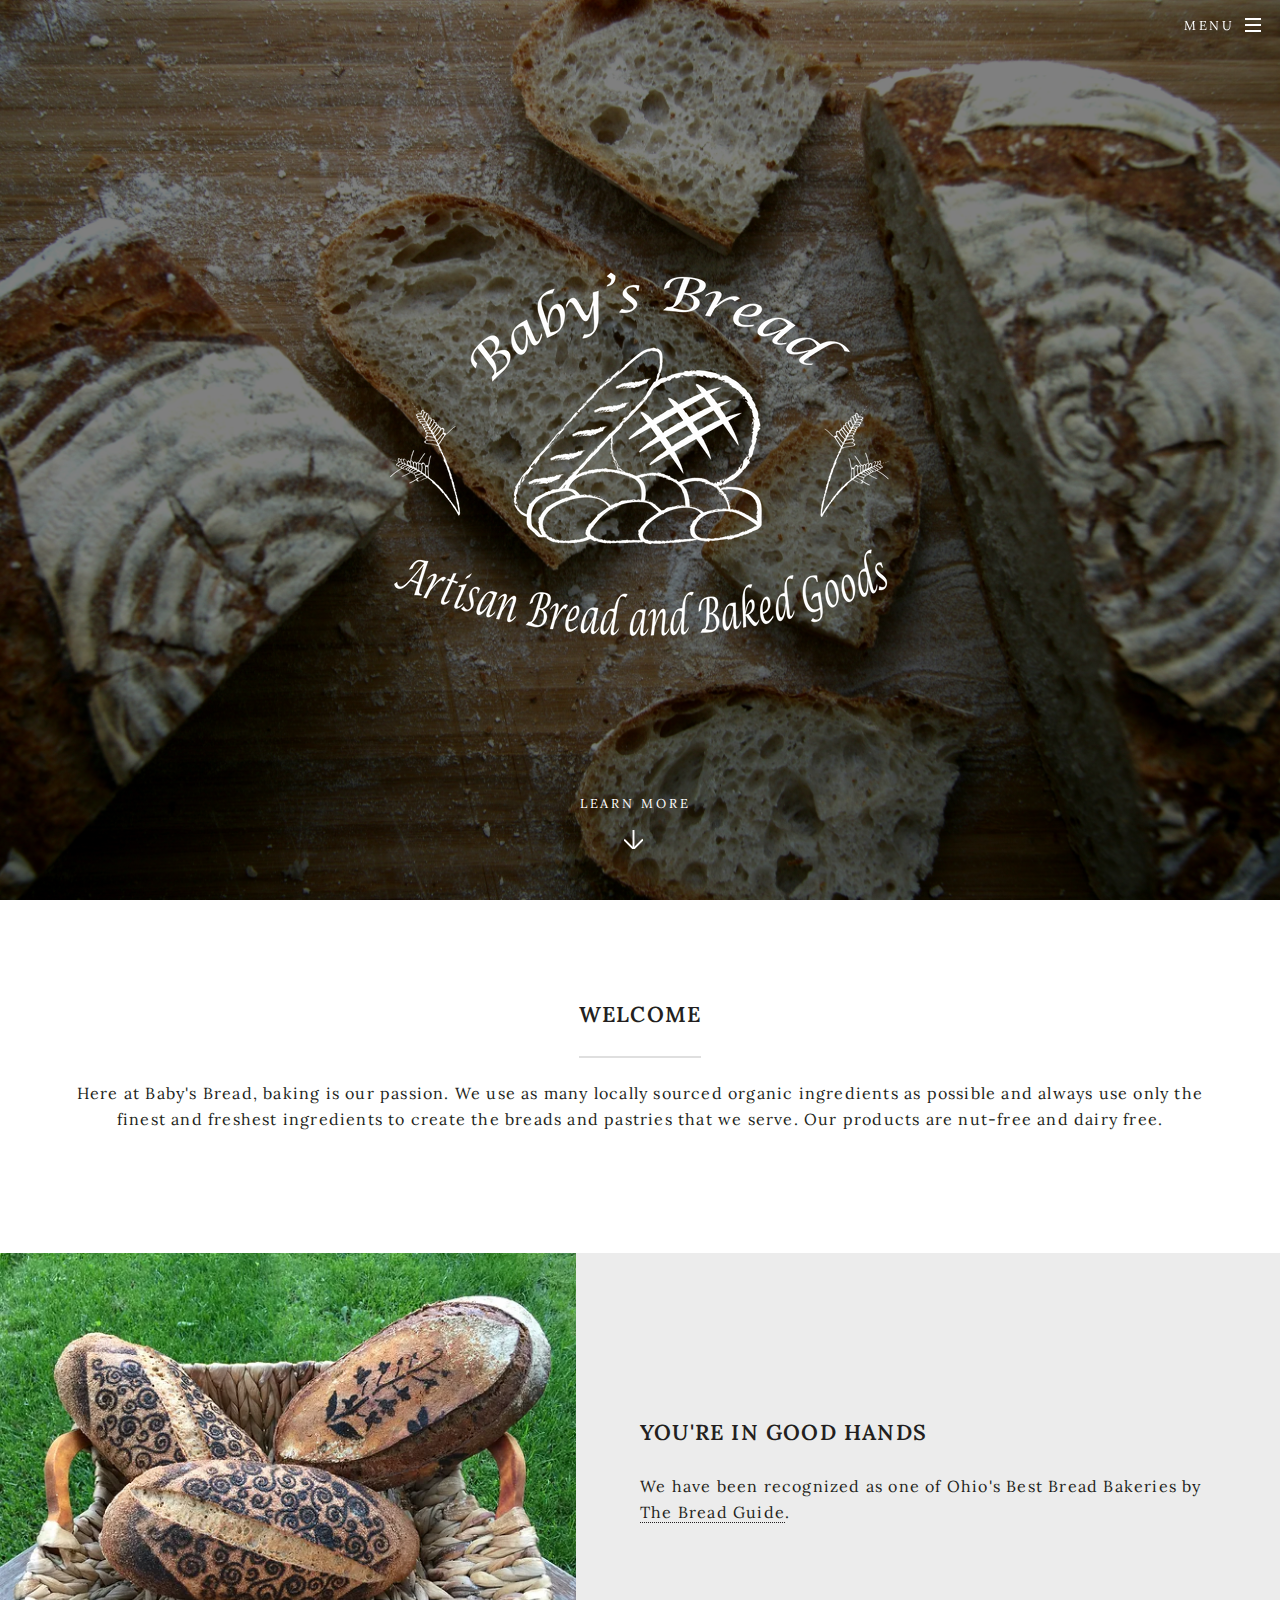
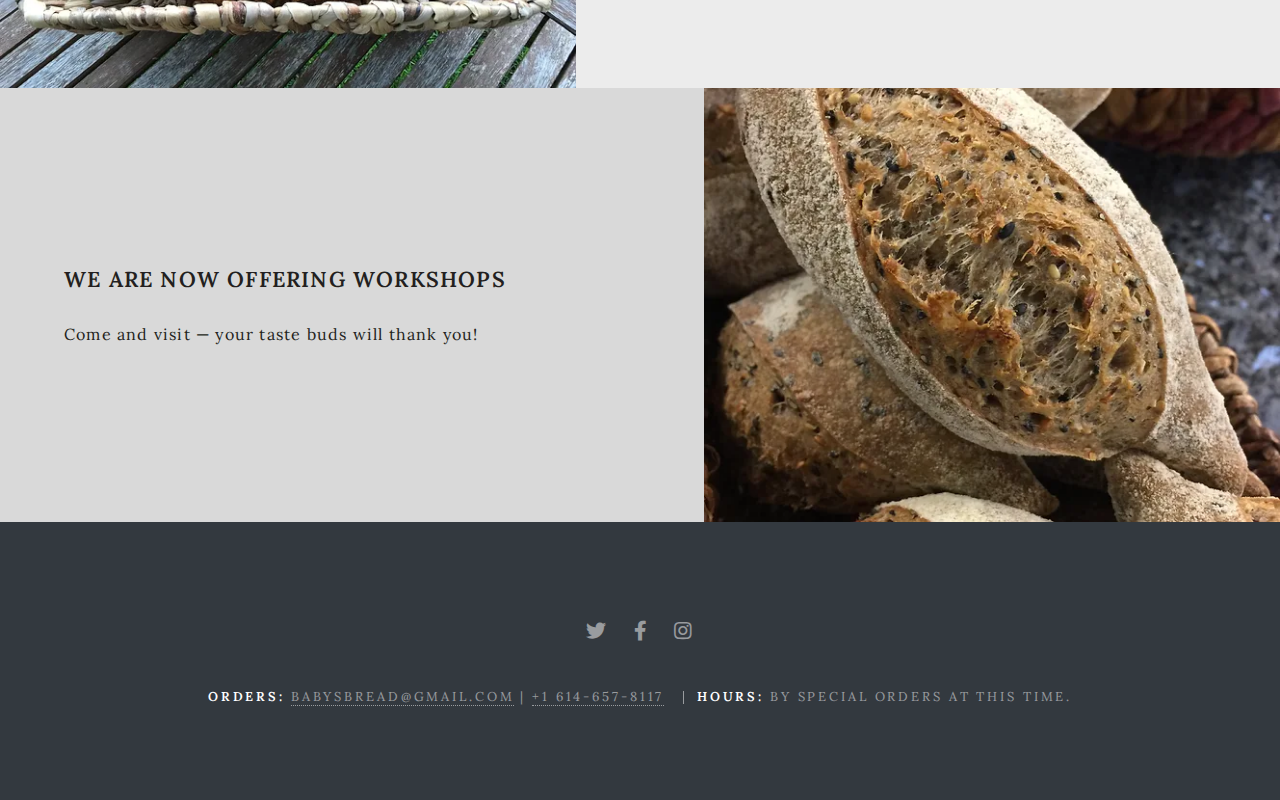
<file: index.html>
<!DOCTYPE HTML>
<html xmlns="http://www.w3.org/1999/xhtml" xmlns:fb="http://ogp.me/ns/fb#">
	<head>
		<title>Baby's Bread Bakery</title>
		<meta charset="utf-8" />
		<meta name="viewport" content="width=device-width, initial-scale=1, user-scalable=no" />
		<meta property="og:image" content="https://babysbread.com/images/bread-basket.webp" />
		<link rel="preconnect" href="https://fonts.googleapis.com">
		<link rel="preconnect" href="https://fonts.gstatic.com" crossorigin>
		<link href="https://fonts.googleapis.com/css2?family=Lora:ital,wght@0,400..700;1,400..700&display=swap" rel="stylesheet">
		<link rel="stylesheet" href="assets/css/main.css" />
		<noscript><link rel="stylesheet" href="assets/css/noscript.css" /></noscript>
	</head>
	<body class="landing is-preload">

		<!-- Page Wrapper -->
			<div id="page-wrapper">

				<!-- Header -->
					<header id="header" class="alt">
						<h1><a href="index.html">Baby's Bread Bakery</a></h1>
						<nav id="nav">
							<ul>
								<li class="special">
									<a href="#menu" class="menuToggle"><span>Menu</span></a>
									<div id="menu">
										<ul>
											<li><a href="index.html">Home</a></li>
											<li><a href="about.html">About</a></li>
											<li><a href="gallery.html">Gallery</a></li>
											<li><a href="contact.html">Contact</a></li>
											<li><a href="faq.html">FAQ</a></li>
										</ul>
									</div>
								</li>
							</ul>
						</nav>
					</header>

				<!-- Banner -->
					<section id="banner">
						<div class="inner">
							<img src="images/babys-bread-logo.webp" style="max-width:100%;height:auto;" alt="Babys Bread Logo" />
						</div>
						<a href="#one" class="more scrolly" style="color:#ffffff">Learn More</a>
					</section>

				<!-- One -->
					<section id="one" class="wrapper style1 special">
						<div class="inner">
							<header class="major">
								<h2>Welcome</h2>
								<p>Here at Baby's Bread, baking is our passion. We use as many locally sourced organic ingredients as possible and always use only the finest and freshest ingredients to create the breads and pastries that we serve. Our products are nut-free and dairy free.</p>
							</header>
						</div>
					</section>

				<!-- Two -->
					<section id="two" class="wrapper alt style2">
						<section class="spotlight">
							<div class="image"><img src="images/bread-basket.webp" alt="" /></div><div class="content">
								<h2>You're in good hands</h2>
								<p>We have been recognized as one of Ohio's Best Bread Bakeries by <a href="https://thebreadguide.com/best-bakeries-in-the-the-usa/">The Bread Guide</a>.</p>
							</div>
						</section>
						<section class="spotlight">
							<div class="image"><img src="images/bread-home-2.webp" alt="" /></div><div class="content">
								<h2>We are now offering workshops</h2>
								<p>Come and visit — your taste buds will thank you!</p>
							</div>
						</section>
					</section>


				<!-- Footer -->
					<footer id="footer">
						<ul class="icons">
							<li><a href="https://twitter.com/babysbread" class="icon brands fa-twitter"><span class="label">Twitter</span></a></li>
							<li><a href="https://www.facebook.com/babysbread" class="icon brands fa-facebook-f"><span class="label">Facebook</span></a></li>
							<li><a href="https://www.instagram.com/babys_bread/" class="icon brands fa-instagram"><span class="label">Instagram</span></a></li>
						</ul>
						<ul class="copyright">
							<li><b>Orders:</b> <a href="mailto:BabysBread@gmail.com">BabysBread@gmail.com</a> | <a href="tel:+16146578117">+1 614-657-8117</a></li>
							<li><b>Hours:</b> By special orders at this time.</li>
						</ul>
					</footer>
			</div>

		<!-- Scripts -->
			<script src="assets/js/jquery.min.js"></script>
			<script src="assets/js/jquery.scrollex.min.js"></script>
			<script src="assets/js/jquery.scrolly.min.js"></script>
			<script src="assets/js/browser.min.js"></script>
			<script src="assets/js/breakpoints.min.js"></script>
			<script src="assets/js/util.js"></script>
			<script src="assets/js/main.js"></script>

	</body>
</html>
</file>
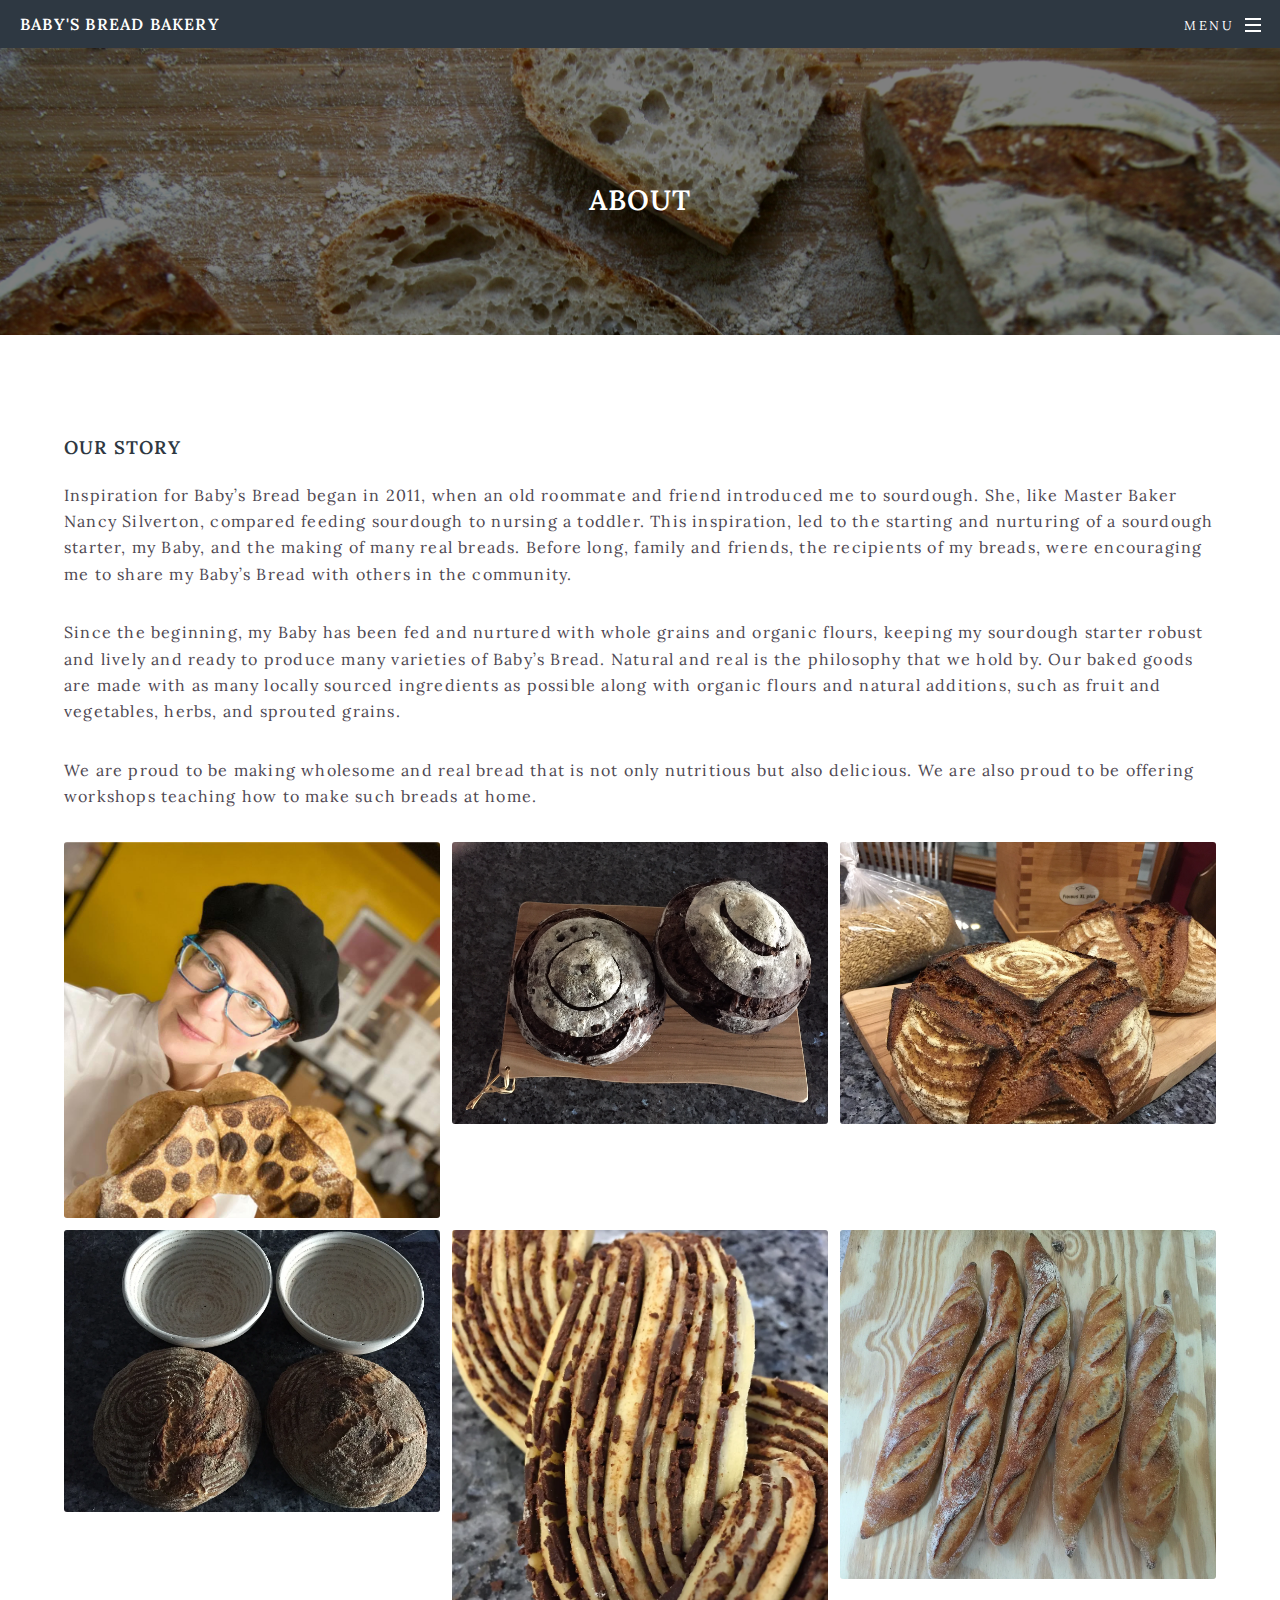
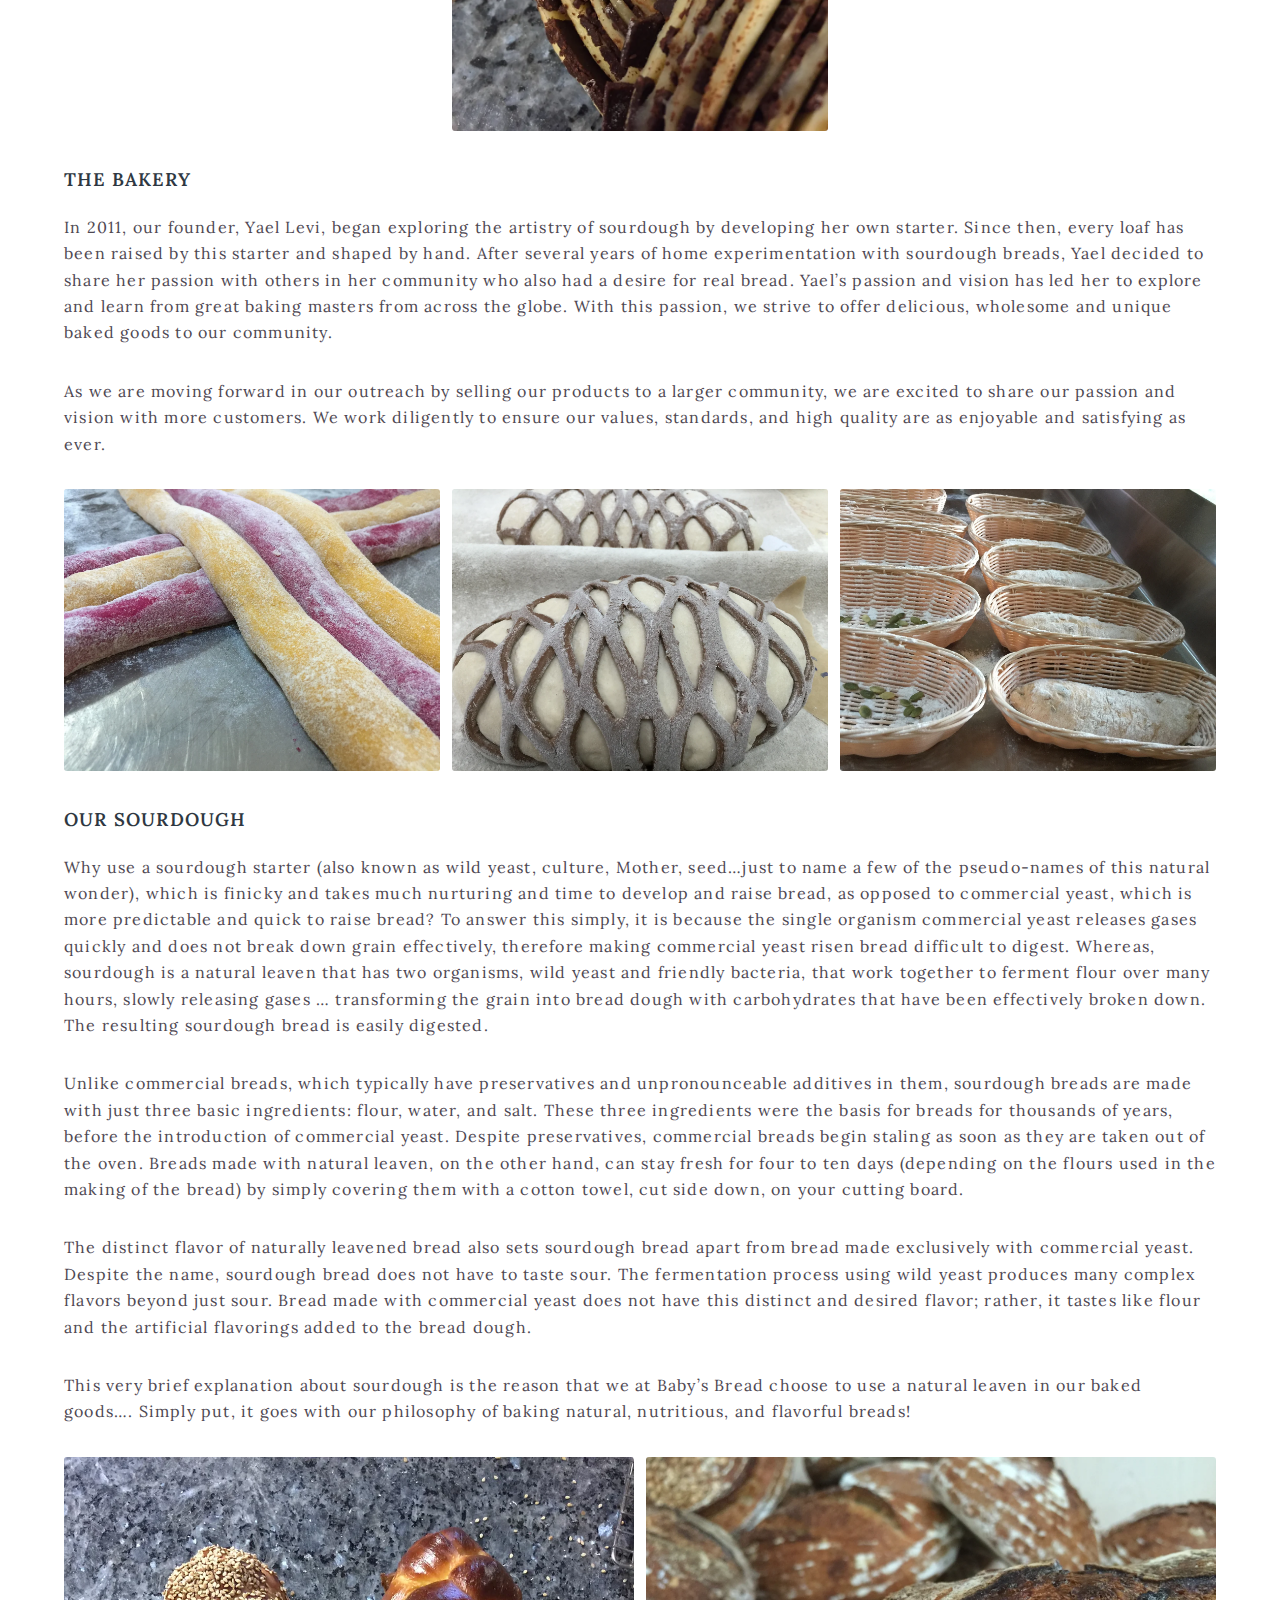
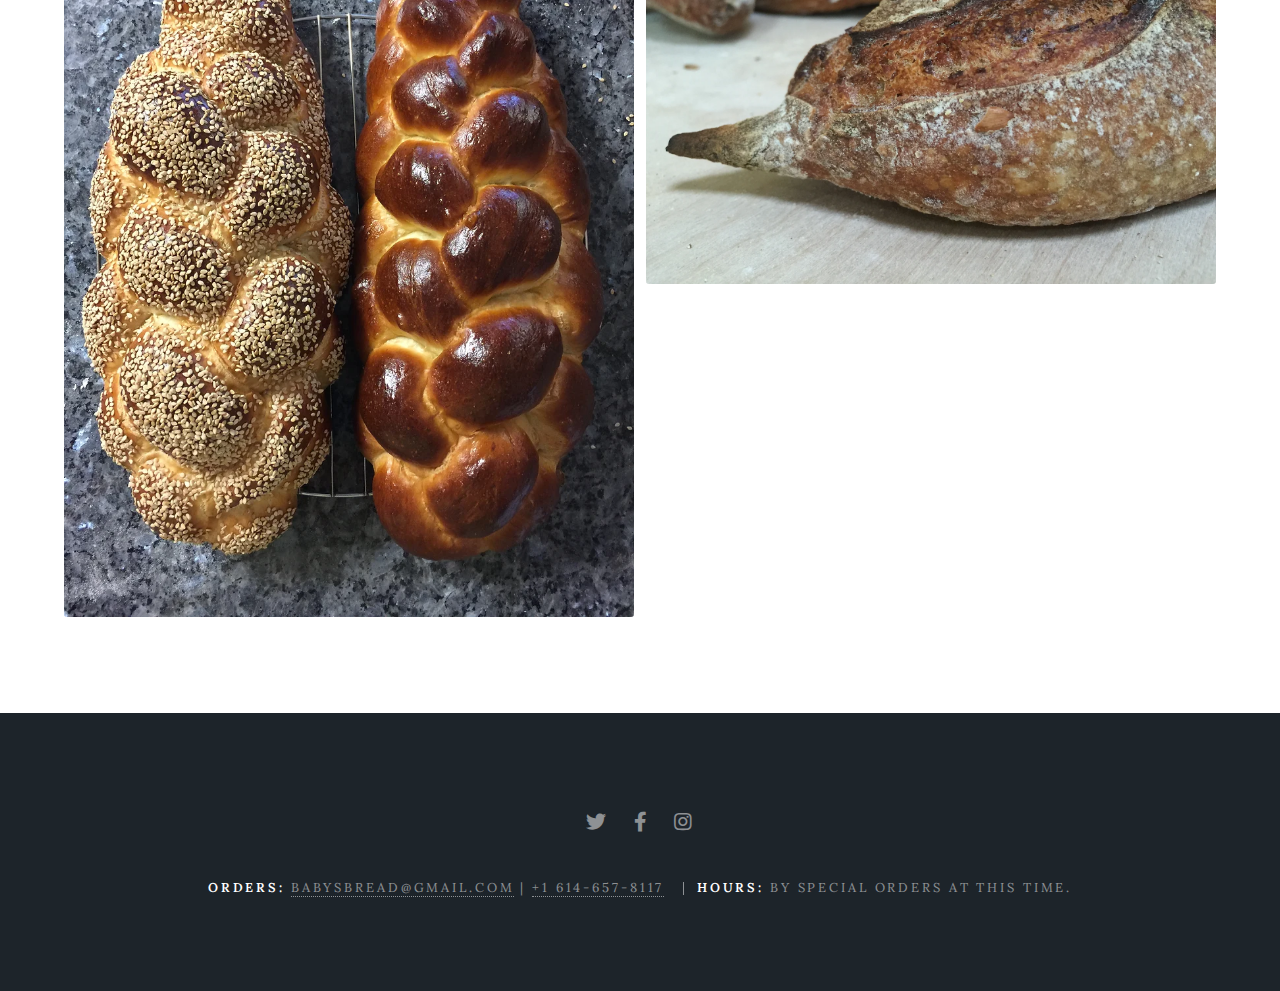
<file: about.html>
<!DOCTYPE HTML>
<!--
	Spectral by HTML5 UP
	html5up.net | @ajlkn
	Free for personal and commercial use under the CCA 3.0 license (html5up.net/license)
-->
<html>
	<head>
		<title>Baby's Bread Bakery - About</title>
		<meta charset="utf-8" />
		<meta name="viewport" content="width=device-width, initial-scale=1, user-scalable=no" />
		<link rel="preconnect" href="https://fonts.googleapis.com">
		<link rel="preconnect" href="https://fonts.gstatic.com" crossorigin>
		<link href="https://fonts.googleapis.com/css2?family=Lora:ital,wght@0,400..700;1,400..700&display=swap" rel="stylesheet">
		<link rel="stylesheet" href="assets/css/main.css" />
		<noscript><link rel="stylesheet" href="assets/css/noscript.css" /></noscript>
	</head>
	<body class="is-preload">

		<!-- Page Wrapper -->
			<div id="page-wrapper">

				<!-- Header -->
					<header id="header">
						<h1><a href="index.html">Baby's Bread Bakery</a></h1>
						<nav id="nav">
							<ul>
								<li class="special">
									<a href="#menu" class="menuToggle"><span>Menu</span></a>
									<div id="menu">
										<ul>
											<li><a href="index.html">Home</a></li>
											<li><a href="about.html">About</a></li>
											<li><a href="gallery.html">Gallery</a></li>
											<li><a href="contact.html">Contact</a></li>
											<li><a href="faq.html">FAQ</a></li>
										</ul>
									</div>
								</li>
							</ul>
						</nav>
					</header>

				<!-- Main -->
					<article id="main">
						<header>
							<h2>About</h2>
						</header>
						<section class="wrapper style5">
							<div class="inner">
                <h3>Our Story</h3>
                <p>
                  Inspiration for Baby’s Bread began in 2011, when an old roommate and friend introduced me to sourdough. She, like Master Baker Nancy Silverton, compared feeding sourdough to nursing a toddler. This inspiration, led to the starting and nurturing of a sourdough starter, my Baby, and the making of many real breads. Before long, family and friends, the recipients of my breads, were encouraging me to share my Baby’s Bread with others in the community.
                </p>
                <p>
                  Since the beginning, my Baby has been fed and nurtured with whole grains and organic flours, keeping my sourdough starter robust and lively and ready to produce many varieties of Baby’s Bread. Natural and real is the philosophy that we hold by. Our baked goods are made with as many locally sourced ingredients as possible along with organic flours and natural additions, such as fruit and vegetables, herbs, and sprouted grains.
                </p>
                <p>
                  We are proud to be making wholesome and real bread that is not only nutritious but also delicious. We are also proud to be offering workshops teaching how to make such breads at home.
                </p>

                <section>
									<div class="box alt">
										<div class="row gtr-50 gtr-uniform">
											<div class="col-4"><span class="image fit"><img src="images/yael.JPG" alt="" /></span></div>
											<div class="col-4"><span class="image fit"><img src="images/about-2.webp" alt="" /></span></div>
											<div class="col-4"><span class="image fit"><img src="images/about-3.webp" alt="" /></span></div>
											<div class="col-4"><span class="image fit"><img src="images/about-4.webp" alt="" /></span></div>
											<div class="col-4"><span class="image fit"><img src="images/about-5.webp" alt="" /></span></div>
											<div class="col-4"><span class="image fit"><img src="images/about-1.webp" alt="" /></span></div>
										</div>
									</div>
								</section>


                <h3>The Bakery</h3>
                <p>In 2011, our founder, Yael Levi, began exploring the artistry of sourdough by developing her own starter. Since then, every loaf has been raised by this starter and shaped by hand. After several years of home experimentation with sourdough breads, Yael decided to share her passion with others in her community who also had a desire for real bread. Yael’s passion and vision has led her to explore and learn from great baking masters from across the globe. With this passion, we strive to offer delicious, wholesome and unique baked goods to our community.</p>
                <p>As we are moving forward in our outreach by selling our products to a larger community, we are excited to share our passion and vision with more customers. We work diligently to ensure our values, standards, and high quality are as enjoyable and satisfying as ever.</p>

                <section>
									<div class="box alt">
										<div class="row gtr-50 gtr-uniform">
											<div class="col-4"><span class="image fit"><img src="images/about-6.webp" alt="" /></span></div>
											<div class="col-4"><span class="image fit"><img src="images/about-7.webp" alt="" /></span></div>
											<div class="col-4"><span class="image fit"><img src="images/about-8.webp" alt="" /></span></div>
										</div>
									</div>
								</section>

                <h3>Our Sourdough</h3>
                <p>
                  Why use a sourdough starter (also known as wild yeast, culture, Mother, seed…just to name a few of the pseudo-names of this natural wonder), which is finicky and takes much nurturing and time to develop and raise bread, as opposed to commercial yeast, which is more predictable and quick to raise bread? To answer this simply, it is because the single organism commercial yeast releases gases quickly and does not break down grain effectively, therefore making commercial yeast risen bread difficult to digest. Whereas, sourdough is a natural leaven that has two organisms, wild yeast and friendly bacteria, that work together to ferment flour over many hours, slowly releasing gases … transforming the grain into bread dough with carbohydrates that have been effectively broken down. The resulting sourdough bread is easily digested.
                </p>

                <p>
                  Unlike commercial breads, which typically have preservatives and unpronounceable additives in them, sourdough breads are made with just three basic ingredients:  flour, water, and salt. These three ingredients were the basis for breads for thousands of years, before the introduction of commercial yeast. Despite preservatives, commercial breads begin staling as soon as they are taken out of the oven. Breads made with natural leaven, on the other hand, can stay fresh for four to ten days (depending on the flours used in the making of the bread) by simply covering them with a cotton towel, cut side down, on your cutting board.
                </p>


                <p>The distinct flavor of naturally leavened bread also sets sourdough bread apart from bread made exclusively with commercial yeast. Despite the name, sourdough bread does not have to taste sour. The fermentation process using wild yeast produces many complex flavors beyond just sour. Bread made with commercial yeast does not have this distinct and desired flavor; rather, it tastes like flour and the artificial flavorings added to the bread dough.</p>

                <p>
                  This very brief explanation about sourdough is the reason that we at Baby’s Bread choose to use a natural leaven in our baked goods…. Simply put, it goes with our philosophy of baking natural, nutritious, and flavorful breads!
                </p>

                <section>
									<div class="box alt">
										<div class="row gtr-50 gtr-uniform">
											<div class="col-6"><span class="image fit"><img src="images/about-9.webp" alt="" /></span></div>
											<div class="col-6"><span class="image fit"><img src="images/about-10.webp" alt="" /></span></div>
										</div>
									</div>
								</section>
							</div>
						</section>
					</article>

				<!-- Footer -->
        <footer id="footer">
          <ul class="icons">
            <li><a href="https://twitter.com/babysbread" class="icon brands fa-twitter"><span class="label">Twitter</span></a></li>
            <li><a href="https://www.facebook.com/babysbread" class="icon brands fa-facebook-f"><span class="label">Facebook</span></a></li>
            <li><a href="https://www.instagram.com/babys_bread/" class="icon brands fa-instagram"><span class="label">Instagram</span></a></li>
          </ul>
          <ul class="copyright">
            <li><b>Orders:</b> <a href="mailto:BabysBread@gmail.com">BabysBread@gmail.com</a> | <a href="tel:+16146578117">+1 614-657-8117</a></li>
            <li><b>Hours:</b> By special orders at this time.</li>
          </ul>
        </footer>
  </div>

		<!-- Scripts -->
			<script src="assets/js/jquery.min.js"></script>
			<script src="assets/js/jquery.scrollex.min.js"></script>
			<script src="assets/js/jquery.scrolly.min.js"></script>
			<script src="assets/js/browser.min.js"></script>
			<script src="assets/js/breakpoints.min.js"></script>
			<script src="assets/js/util.js"></script>
			<script src="assets/js/main.js"></script>

	</body>
</html>
</file>
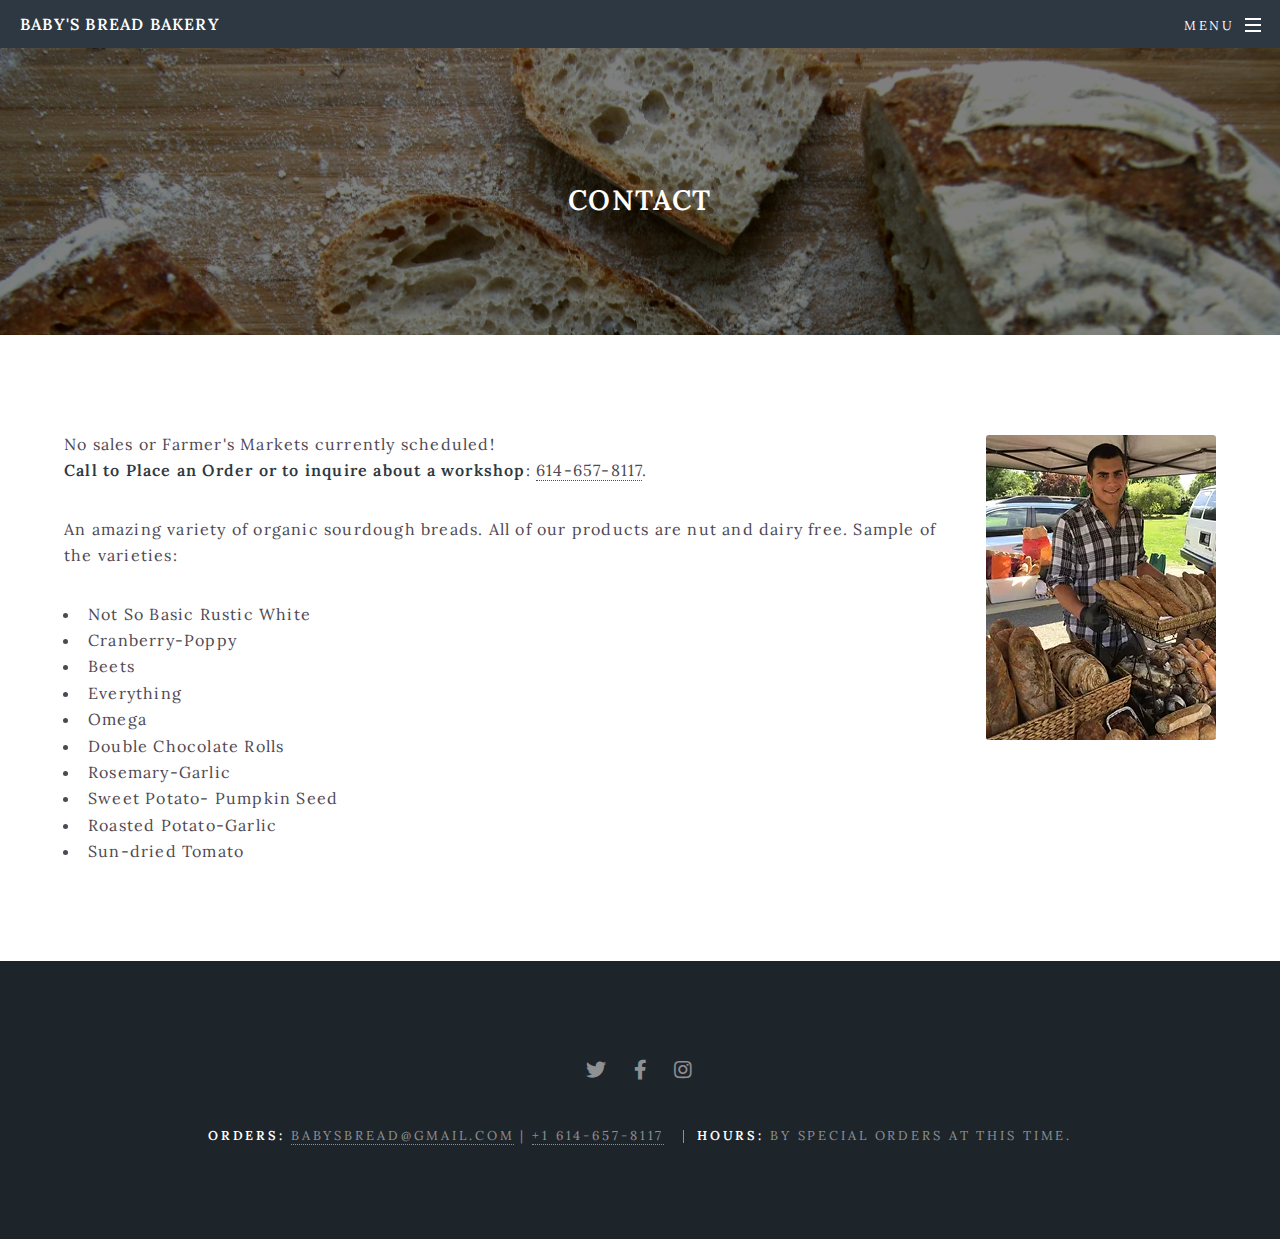
<file: contact.html>
<!DOCTYPE HTML>
<!--
	Spectral by HTML5 UP
	html5up.net | @ajlkn
	Free for personal and commercial use under the CCA 3.0 license (html5up.net/license)
-->
<html>
	<head>
		<title>Baby's Bread Bakery - Contact</title>
		<meta charset="utf-8" />
		<meta name="viewport" content="width=device-width, initial-scale=1, user-scalable=no" />
		<link rel="preconnect" href="https://fonts.googleapis.com">
		<link rel="preconnect" href="https://fonts.gstatic.com" crossorigin>
		<link href="https://fonts.googleapis.com/css2?family=Lora:ital,wght@0,400..700;1,400..700&display=swap" rel="stylesheet">
		<link rel="stylesheet" href="assets/css/main.css" />
		<noscript><link rel="stylesheet" href="assets/css/noscript.css" /></noscript>
	</head>
	<body class="is-preload">

		<!-- Page Wrapper -->
			<div id="page-wrapper">

				<!-- Header -->
					<header id="header">
						<h1><a href="index.html">Baby's Bread Bakery</a></h1>
						<nav id="nav">
							<ul>
								<li class="special">
									<a href="#menu" class="menuToggle"><span>Menu</span></a>
									<div id="menu">
										<ul>
											<li><a href="index.html">Home</a></li>
											<li><a href="about.html">About</a></li>
											<li><a href="gallery.html">Gallery</a></li>
											<li><a href="contact.html">Contact</a></li>
											<li><a href="faq.html">FAQ</a></li>
										</ul>
									</div>
								</li>
							</ul>
						</nav>
					</header>

				<!-- Main -->
					<article id="main">
						<header>
							<h2>Contact</h2>
						</header>
						<section class="wrapper style5">
							<div class="inner">
                <span class="image right"><img src="images/farmers-market.webp" alt="" /></span>
                <p>
                  No sales or Farmer's Markets currently scheduled! <br /><b>Call to Place an Order or to inquire about a workshop</b>: <a href="tel:+16146578117">614-657-8117</a>.
                </p>

                <p>
                  An amazing variety of organic sourdough breads. All of our products are nut and dairy free. Sample of the varieties:

                  <ul>
                    <li>Not So Basic Rustic White</li>
                    <li>Cranberry-Poppy</li>
                    <li>Beets</li>
                    <li>Everything</li>
                    <li>Omega</li>
                    <li>Double Chocolate Rolls</li>
                    <li>Rosemary-Garlic</li>
                    <li>Sweet Potato- Pumpkin Seed</li>
                    <li>Roasted Potato-Garlic</li>
                    <li>Sun-dried Tomato</li>
                  </ul>
                </p>
							</div>
						</section>
					</article>

				<!-- Footer -->
        <footer id="footer">
          <ul class="icons">
            <li><a href="https://twitter.com/babysbread" class="icon brands fa-twitter"><span class="label">Twitter</span></a></li>
            <li><a href="https://www.facebook.com/babysbread" class="icon brands fa-facebook-f"><span class="label">Facebook</span></a></li>
            <li><a href="https://www.instagram.com/babys_bread/" class="icon brands fa-instagram"><span class="label">Instagram</span></a></li>
          </ul>
          <ul class="copyright">
            <li><b>Orders:</b> <a href="mailto:BabysBread@gmail.com">BabysBread@gmail.com</a> | <a href="tel:+16146578117">+1 614-657-8117</a></li>
            <li><b>Hours:</b> By special orders at this time.</li>
          </ul>
        </footer>
  </div>

		<!-- Scripts -->
			<script src="assets/js/jquery.min.js"></script>
			<script src="assets/js/jquery.scrollex.min.js"></script>
			<script src="assets/js/jquery.scrolly.min.js"></script>
			<script src="assets/js/browser.min.js"></script>
			<script src="assets/js/breakpoints.min.js"></script>
			<script src="assets/js/util.js"></script>
			<script src="assets/js/main.js"></script>

	</body>
</html>
</file>
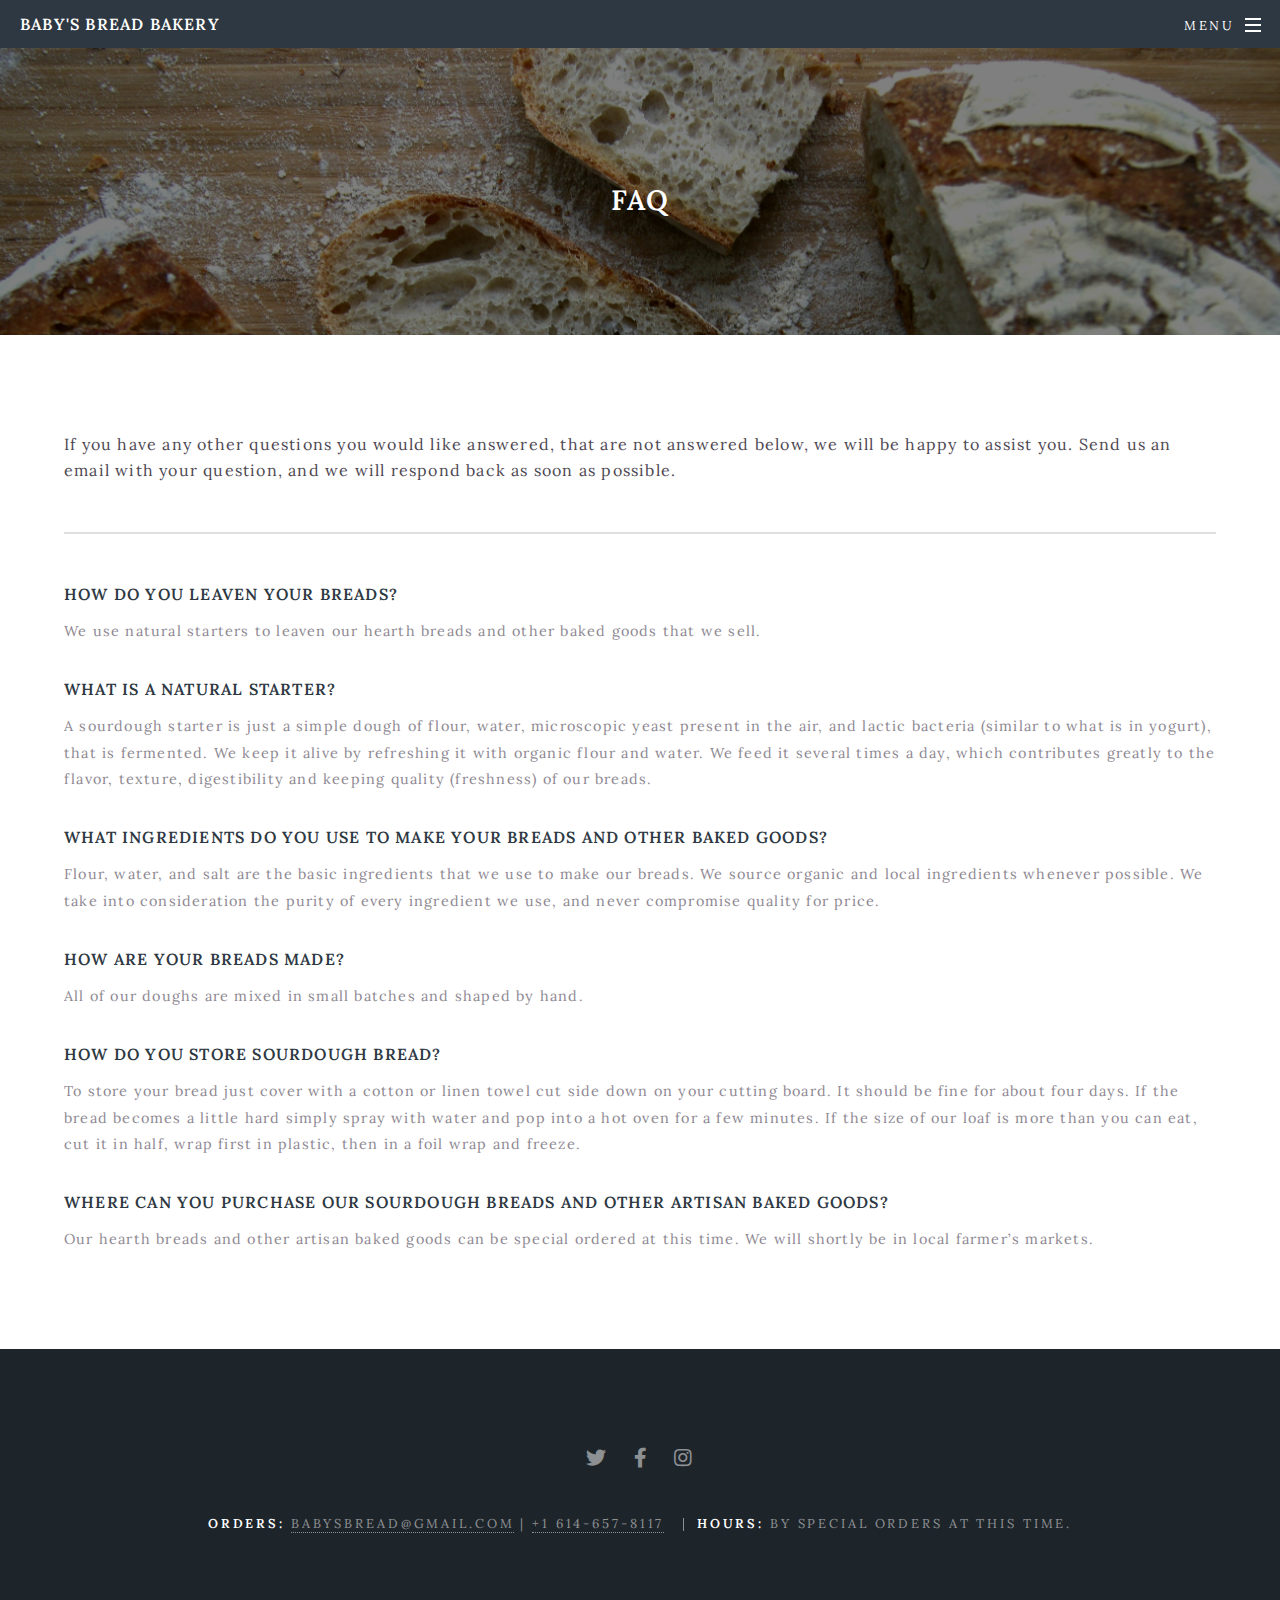
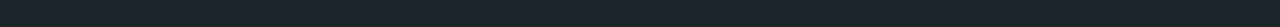
<file: faq.html>
<!DOCTYPE HTML>
<!--
	Spectral by HTML5 UP
	html5up.net | @ajlkn
	Free for personal and commercial use under the CCA 3.0 license (html5up.net/license)
-->
<html>
	<head>
		<title>Baby's Bread Bakery - FAQ</title>
		<meta charset="utf-8" />
		<meta name="viewport" content="width=device-width, initial-scale=1, user-scalable=no" />
		<link rel="preconnect" href="https://fonts.googleapis.com">
		<link rel="preconnect" href="https://fonts.gstatic.com" crossorigin>
		<link href="https://fonts.googleapis.com/css2?family=Lora:ital,wght@0,400..700;1,400..700&display=swap" rel="stylesheet">
		<link rel="stylesheet" href="assets/css/main.css" />
		<noscript><link rel="stylesheet" href="assets/css/noscript.css" /></noscript>
	</head>
	<body class="is-preload">

		<!-- Page Wrapper -->
			<div id="page-wrapper">

				<!-- Header -->
					<header id="header">
						<h1><a href="index.html">Baby's Bread Bakery</a></h1>
						<nav id="nav">
							<ul>
								<li class="special">
									<a href="#menu" class="menuToggle"><span>Menu</span></a>
									<div id="menu">
										<ul>
											<li><a href="index.html">Home</a></li>
											<li><a href="about.html">About</a></li>
                      <li><a href="gallery.html">Gallery</a></li>
											<li><a href="contact.html">Contact</a></li>
											<li><a href="faq.html">FAQ</a></li>
										</ul>
									</div>
								</li>
							</ul>
						</nav>
					</header>

				<!-- Main -->
        <article id="main">
          <header>
            <h2>FAQ</h2>
          </header>
          <section class="wrapper style5">
            <div class="inner">
              <section>
                <p>If you have any other questions you would like answered, that are not answered below, we will be happy to assist you. Send us an email with your question, and we will respond back as soon as possible.</p>
                <hr />
                <header>
                  <h4>How do you leaven your breads?</h4>
                  <p>We use natural starters to leaven our hearth breads and other baked goods that we sell.</p>
                </header>
                <header>
                  <h4>What is a natural starter?</h4>
                  <p>A sourdough starter is just a simple dough of flour, water, microscopic yeast present in the air, and lactic bacteria (similar to what is in yogurt), that is fermented. We keep it alive by refreshing it with organic flour and water. We feed it several times a day, which contributes greatly to the flavor, texture, digestibility and keeping quality (freshness) of our breads.</p>
                </header>
                <header>
                  <h4>What ingredients do you use to make your breads and other baked goods?</h4>
                  <p>Flour, water, and salt are the basic ingredients that we use to make our breads. We source organic and local ingredients whenever possible. We take into consideration the purity of every ingredient we use, and never compromise quality for price.</p>
                </header>
                <header>
                  <h4>How are your breads made?</h4>
                  <p>All of our doughs are mixed in small batches and shaped by hand.</p>
                </header>
                <header>
                  <h4>How do you store sourdough bread?</h4>
                  <p>To store your bread just cover with a cotton or linen towel cut side down on your cutting board. It should be fine for about four days. If the bread becomes a little hard simply spray with water and pop into a hot oven for a few minutes. If the size of our loaf is more than you can eat, cut it in half, wrap first in plastic, then in a foil wrap and freeze.</p>
                </header>
                <header>
                  <h4>Where can you purchase our sourdough breads and other artisan baked goods?</h4>
                  <p>Our hearth breads and other artisan baked goods can be special ordered at this time. We will shortly be in local farmer’s markets.</p>
                </header>
              </section>
            </div>
          </section>
        </article>

				<!-- Footer -->
        <footer id="footer">
          <ul class="icons">
            <li><a href="https://twitter.com/babysbread" class="icon brands fa-twitter"><span class="label">Twitter</span></a></li>
            <li><a href="https://www.facebook.com/babysbread" class="icon brands fa-facebook-f"><span class="label">Facebook</span></a></li>
            <li><a href="https://www.instagram.com/babys_bread/" class="icon brands fa-instagram"><span class="label">Instagram</span></a></li>
          </ul>
          <ul class="copyright">
            <li><b>Orders:</b> <a href="mailto:BabysBread@gmail.com">BabysBread@gmail.com</a> | <a href="tel:+16146578117">+1 614-657-8117</a></li>
            <li><b>Hours:</b> By special orders at this time.</li>
          </ul>
        </footer>
  </div>

		<!-- Scripts -->
			<script src="assets/js/jquery.min.js"></script>
			<script src="assets/js/jquery.scrollex.min.js"></script>
			<script src="assets/js/jquery.scrolly.min.js"></script>
			<script src="assets/js/browser.min.js"></script>
			<script src="assets/js/breakpoints.min.js"></script>
			<script src="assets/js/util.js"></script>
			<script src="assets/js/main.js"></script>

	</body>
</html>
</file>
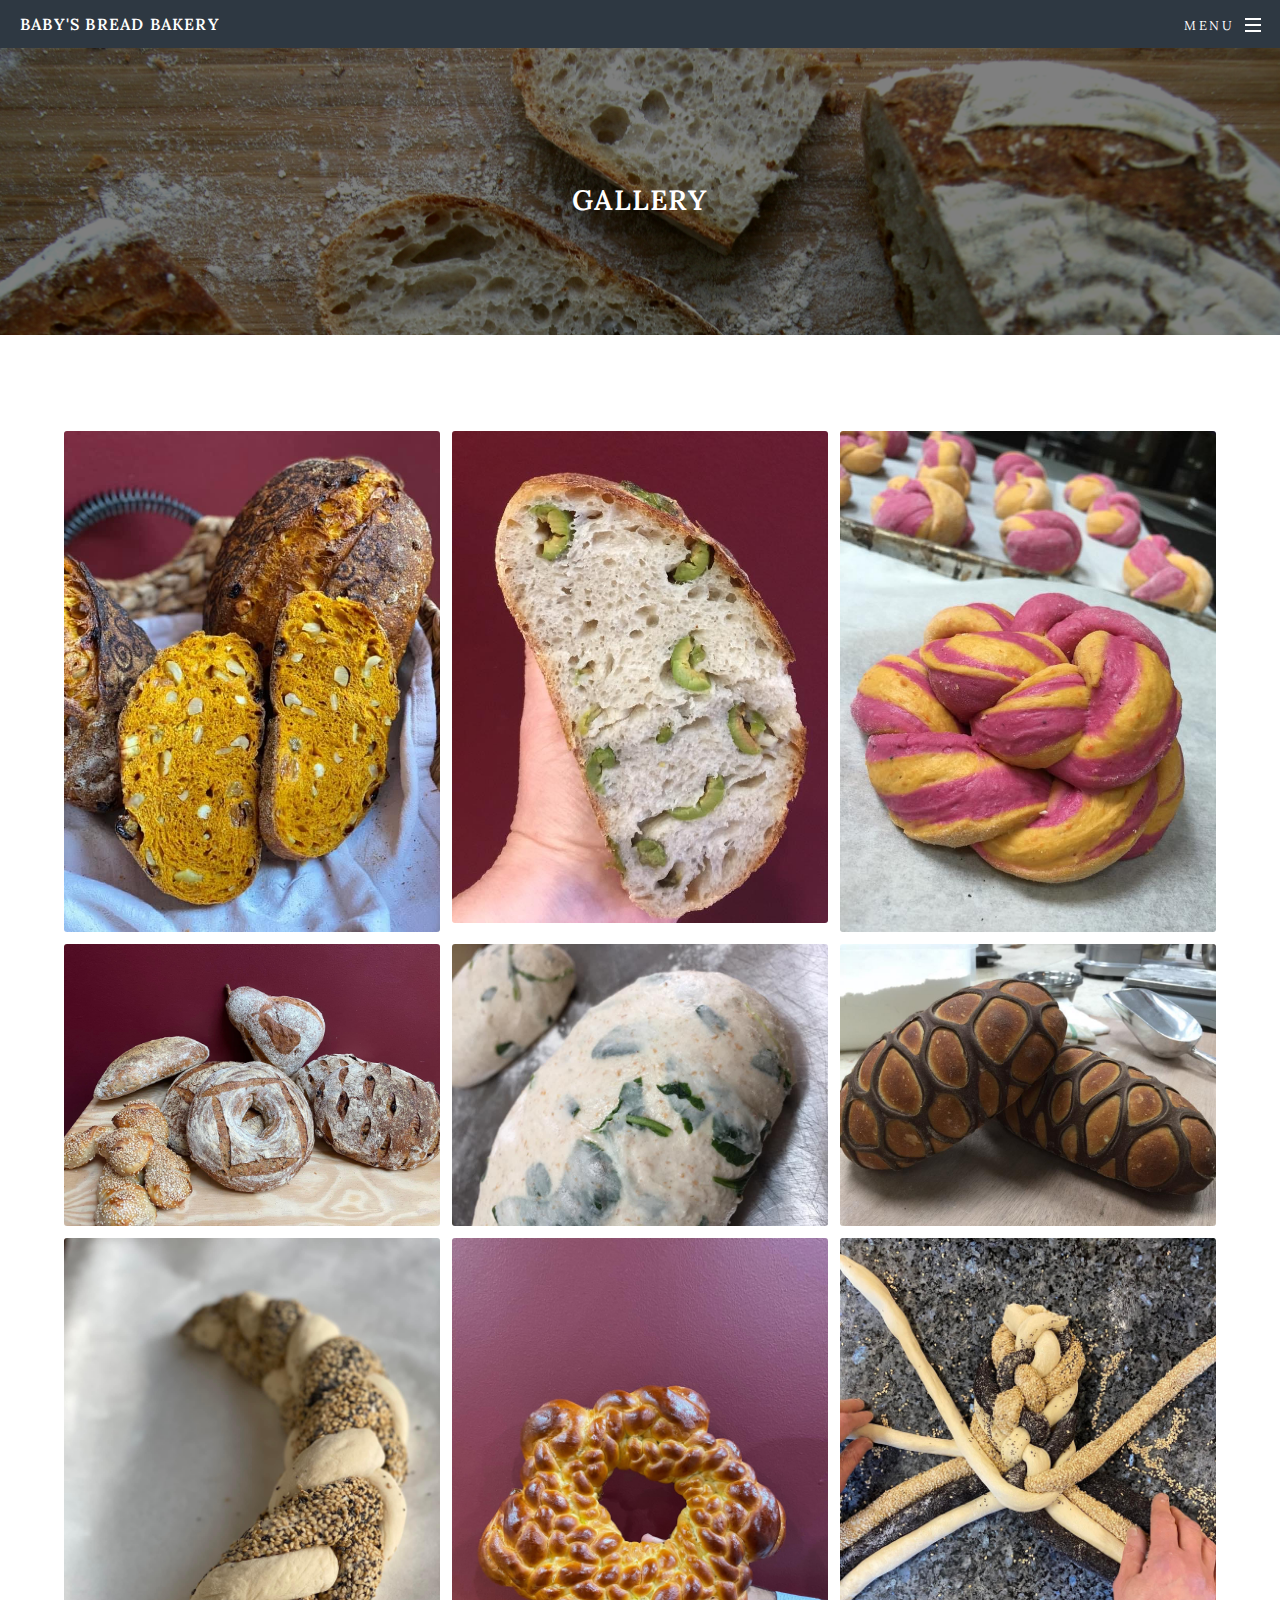
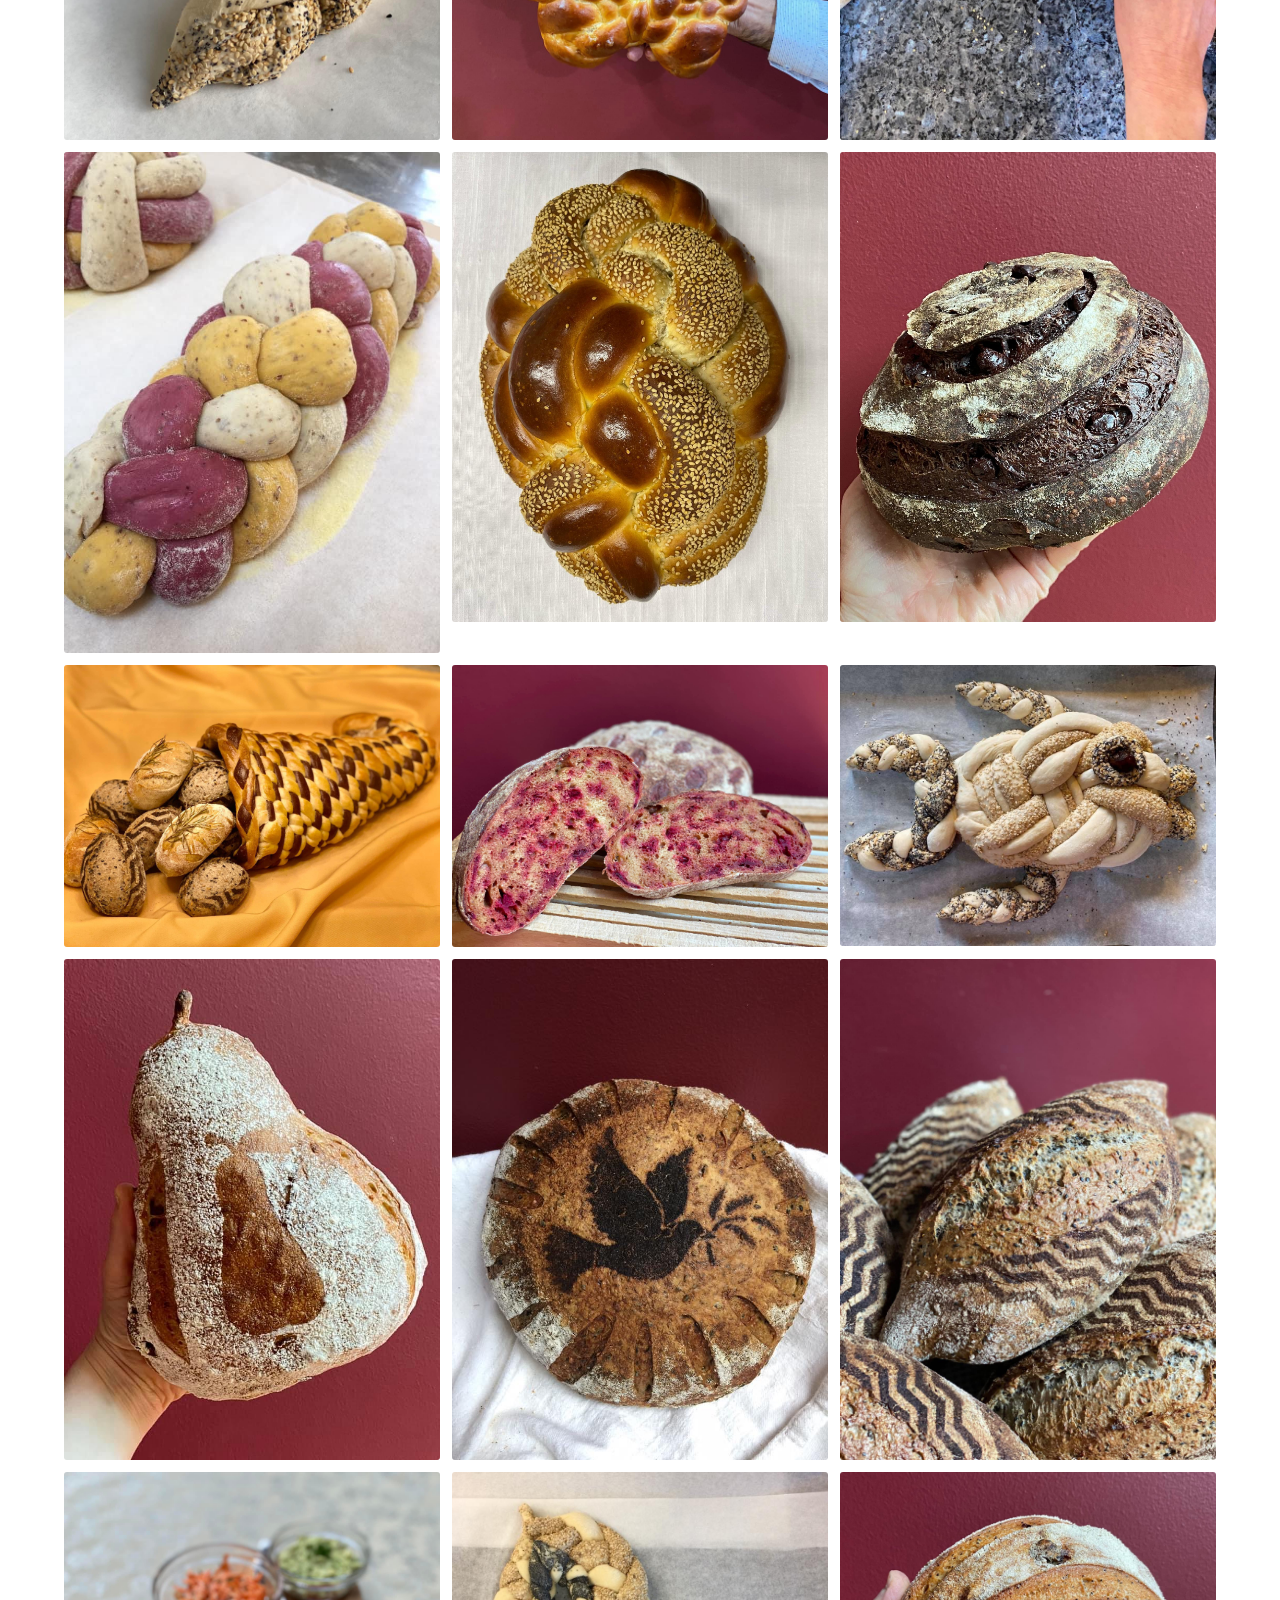
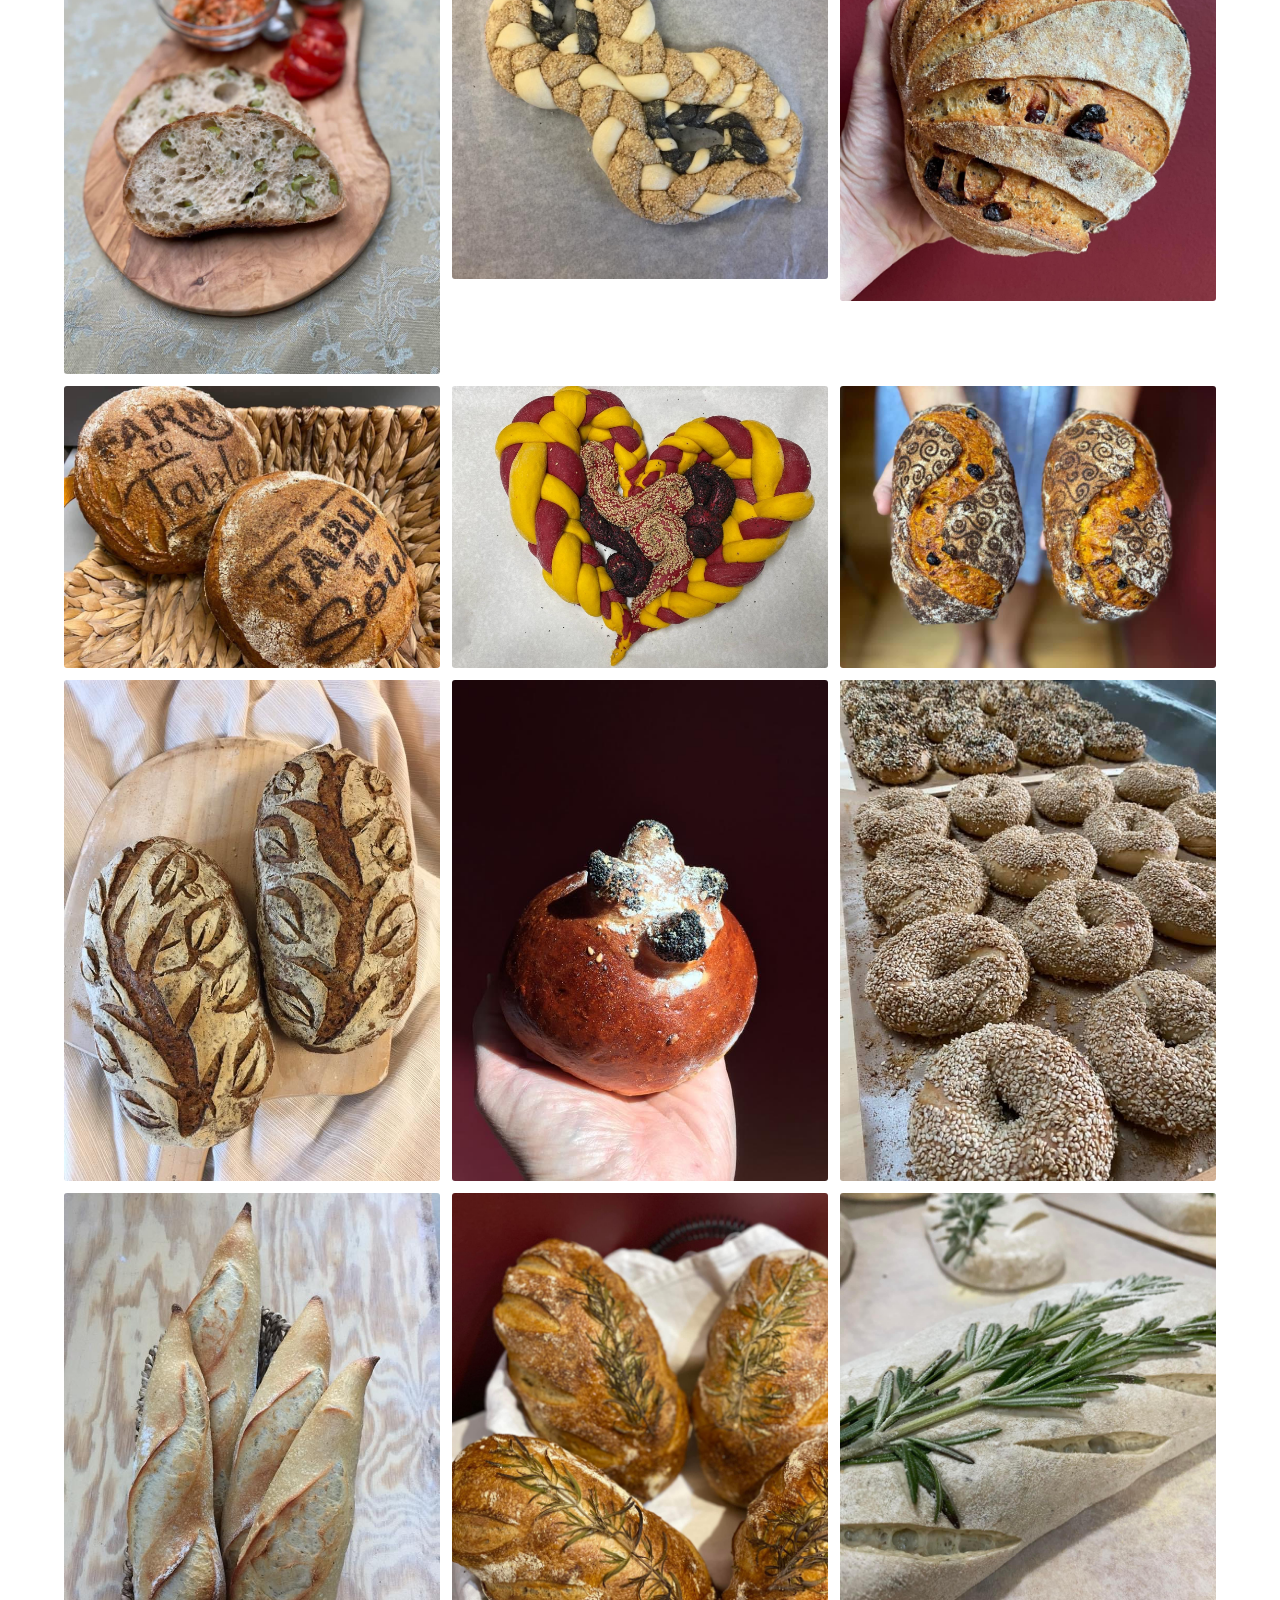
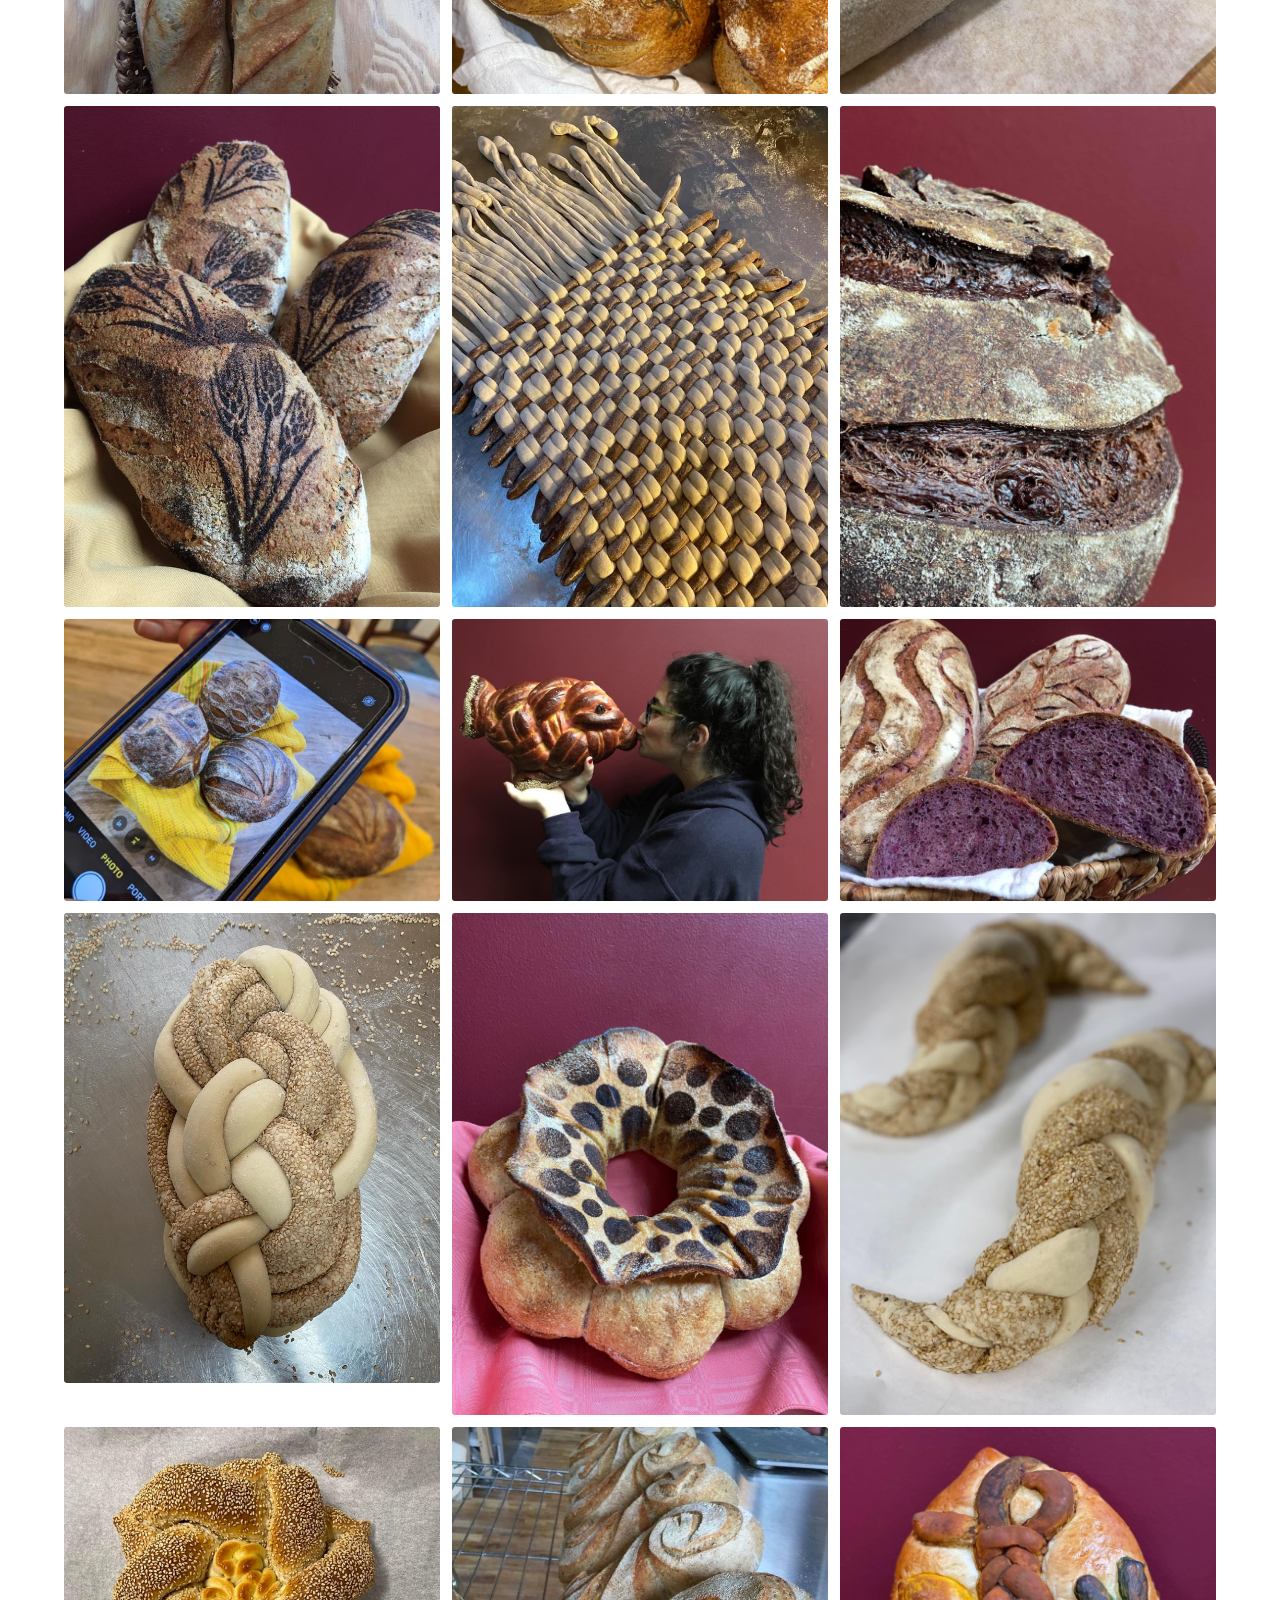
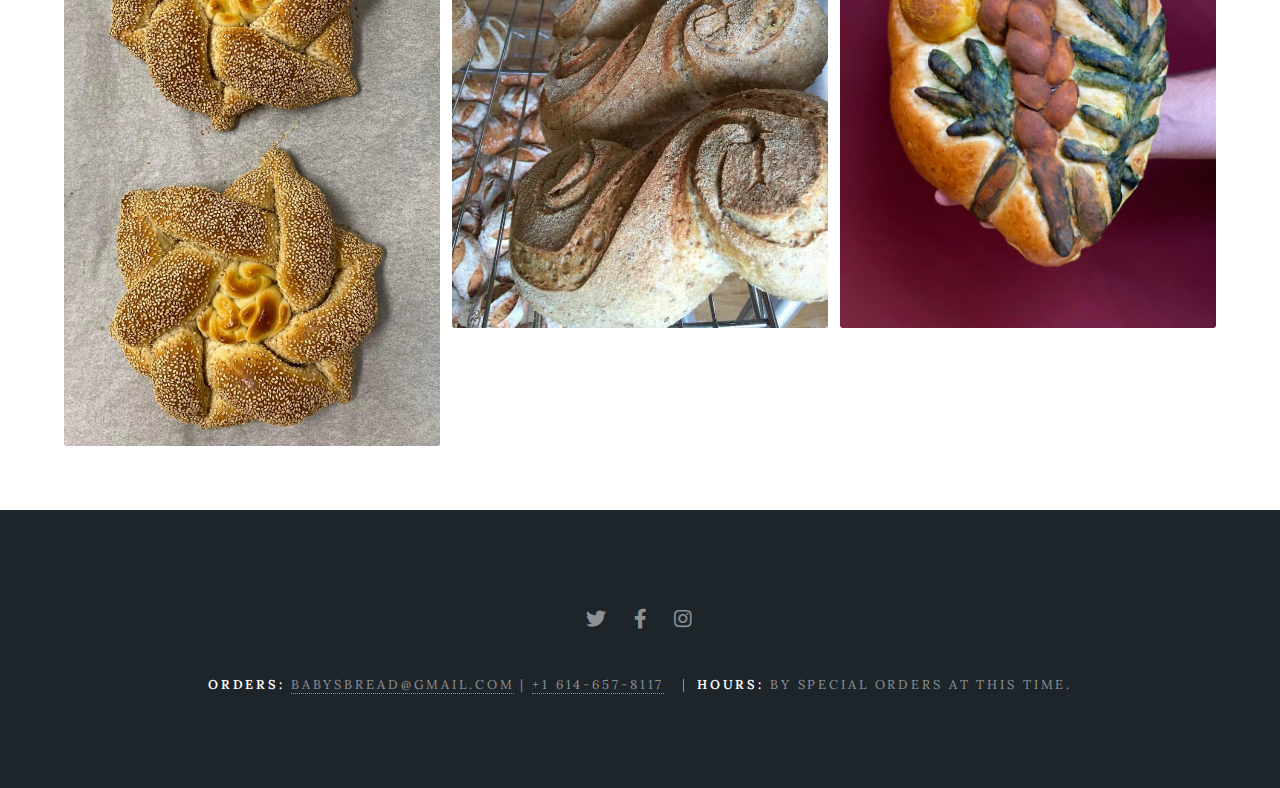
<file: gallery.html>
<!DOCTYPE HTML>
<!--
	Spectral by HTML5 UP
	html5up.net | @ajlkn
	Free for personal and commercial use under the CCA 3.0 license (html5up.net/license)
-->

<html>
	<head>
		<title>Baby's Bread Bakery - Gallery</title>
		<meta charset="utf-8" />
		<meta name="viewport" content="width=device-width, initial-scale=1, user-scalable=no" />
		<link rel="preconnect" href="https://fonts.googleapis.com">
		<link rel="preconnect" href="https://fonts.gstatic.com" crossorigin>
		<link href="https://fonts.googleapis.com/css2?family=Lora:ital,wght@0,400..700;1,400..700&display=swap" rel="stylesheet">
		<link rel="stylesheet" href="assets/css/main.css" />
		<noscript><link rel="stylesheet" href="assets/css/noscript.css" /></noscript>
	</head>
	<body class="is-preload">

		<!-- Page Wrapper -->
			<div id="page-wrapper">

				<!-- Header -->
					<header id="header">
						<h1><a href="index.html">Baby's Bread Bakery</a></h1>
						<nav id="nav">
							<ul>
								<li class="special">
									<a href="#menu" class="menuToggle"><span>Menu</span></a>
									<div id="menu">
										<ul>
											<li><a href="index.html">Home</a></li>
											<li><a href="about.html">About</a></li>
                      <li><a href="gallery.html">Gallery</a></li>
											<li><a href="contact.html">Contact</a></li>
											<li><a href="faq.html">FAQ</a></li>
										</ul>
									</div>
								</li>
							</ul>
						</nav>
					</header>

				<!-- Main -->
        <article id="main">
          <header>
            <h2>Gallery</h2>
          </header>

		  <section class="wrapper style5">
			<div class="inner">
		      <div class="row gtr-50 gtr-uniform">
		       <div class="col-4"><span class="image fit"><img src="images/gallery/tumeric.JPG" alt=""></span></div>
		       <div class="col-4"><span class="image fit"><img src="images/gallery/olive-bread.JPG" alt=""></span></div>
		       <div class="col-4"><span class="image fit"><img src="images/gallery/pink-and-yellow-unbaked.JPG" alt=""></span></div>
	           <div class="col-4"><span class="image fit"><img src="images/gallery/collection-of-breads.JPG" alt=""></span></div>
	           <div class="col-4"><span class="image fit"><img src="images/gallery/bread-with-greens.JPG" alt=""></span></div>
	           <div class="col-4"><span class="image fit"><img src="images/gallery/bubbles.JPG" alt=""></span></div>
	           <div class="col-4"><span class="image fit"><img src="images/gallery/challah-seeds.JPG" alt=""></span></div>
	           <div class="col-4"><span class="image fit"><img src="images/gallery/challah-star.JPG" alt=""></span></div>
	           <div class="col-4"><span class="image fit"><img src="images/gallery/braiding.JPG" alt=""></span></div>
	           <div class="col-4"><span class="image fit"><img src="images/gallery/colorful-challah.JPG" alt=""></span></div>
	           <div class="col-4"><span class="image fit"><img src="images/gallery/challah.JPG" alt=""></span></div>
	           <div class="col-4"><span class="image fit"><img src="images/gallery/chocolate.JPG" alt=""></span></div>
	           <div class="col-4"><span class="image fit"><img src="images/gallery/cornucopia.JPG" alt=""></span></div>
	           <div class="col-4"><span class="image fit"><img src="images/gallery/pink-dots.JPG" alt=""></span></div>
	           <div class="col-4"><span class="image fit"><img src="images/gallery/fish-2.JPG" alt=""></span></div>
	           <div class="col-4"><span class="image fit"><img src="images/gallery/pear.JPG" alt=""></span></div>
	           <div class="col-4"><span class="image fit"><img src="images/gallery/peace.JPG" alt=""></span></div>
	           <div class="col-4"><span class="image fit"><img src="images/gallery/omega.JPG" alt=""></span></div>
	           <div class="col-4"><span class="image fit"><img src="images/gallery/olive-on-board.JPG" alt=""></span></div>
	           <div class="col-4"><span class="image fit"><img src="images/gallery/mask.JPG" alt=""></span></div>
	           <div class="col-4"><span class="image fit"><img src="images/gallery/black-currant.JPG" alt=""></span></div>
	           <div class="col-4"><span class="image fit"><img src="images/gallery/farm-to-table.JPG" alt=""></span></div>
	           <div class="col-4"><span class="image fit"><img src="images/gallery/colorful-unbaked-heart.JPG" alt=""></span></div>
	           <div class="col-4"><span class="image fit"><img src="images/gallery/swirl.JPG" alt=""></span></div>
	           <div class="col-4"><span class="image fit"><img src="images/gallery/tree.JPG" alt=""></span></div>
	           <div class="col-4"><span class="image fit"><img src="images/gallery/pom.JPG" alt=""></span></div>
	           <div class="col-4"><span class="image fit"><img src="images/gallery/sesame-bagels.JPG" alt=""></span></div>
	           <div class="col-4"><span class="image fit"><img src="images/gallery/baguette.JPG" alt=""></span></div>
	           <div class="col-4"><span class="image fit"><img src="images/gallery/rosemary.JPG" alt=""></span></div>
	           <div class="col-4"><span class="image fit"><img src="images/gallery/unbaked-rosemary.JPG" alt=""></span></div>
	           <div class="col-4"><span class="image fit"><img src="images/gallery/wheat-stencil.JPG" alt=""></span></div>
	           <div class="col-4"><span class="image fit"><img src="images/gallery/woven.JPG" alt=""></span></div>
	           <div class="col-4"><span class="image fit"><img src="images/gallery/zoomed-in-chocolate.JPG" alt=""></span></div>
	           <div class="col-4"><span class="image fit"><img src="images/gallery/iphone.JPG" alt=""></span></div>
	           <div class="col-4"><span class="image fit"><img src="images/gallery/kiss.JPG" alt=""></span></div>
	           <div class="col-4"><span class="image fit"><img src="images/gallery/purple-bread.JPG" alt=""></span></div>
	           <div class="col-4"><span class="image fit"><img src="images/gallery/challah-sesame.JPG" alt=""></span></div>
	           <div class="col-4"><span class="image fit"><img src="images/gallery/dots.JPG" alt=""></span></div>
	           <div class="col-4"><span class="image fit"><img src="images/gallery/s-challah.JPG" alt=""></span></div>
	           <div class="col-4"><span class="image fit"><img src="images/gallery/star-challah.JPG" alt=""></span></div>
	           <div class="col-4"><span class="image fit"><img src="images/gallery/s-bread.JPG" alt=""></span></div>
	           <div class="col-4"><span class="image fit"><img src="images/gallery/painted-bread.JPG" alt=""></span></div>

	   		  </div>
	   		</div>
	   	  </section>



        </article>

				<!-- Footer -->
        <footer id="footer">
          <ul class="icons">
            <li><a href="https://twitter.com/babysbread" class="icon brands fa-twitter"><span class="label">Twitter</span></a></li>
            <li><a href="https://www.facebook.com/babysbread" class="icon brands fa-facebook-f"><span class="label">Facebook</span></a></li>
            <li><a href="https://www.instagram.com/babys_bread/" class="icon brands fa-instagram"><span class="label">Instagram</span></a></li>
          </ul>
          <ul class="copyright">
            <li><b>Orders:</b> <a href="mailto:BabysBread@gmail.com">BabysBread@gmail.com</a> | <a href="tel:+16146578117">+1 614-657-8117</a></li>
            <li><b>Hours:</b> By special orders at this time.</li>
          </ul>
        </footer>
  </div>

		<!-- Scripts -->
			<script src="assets/js/jquery.min.js"></script>
			<script src="assets/js/jquery.scrollex.min.js"></script>
			<script src="assets/js/jquery.scrolly.min.js"></script>
			<script src="assets/js/browser.min.js"></script>
			<script src="assets/js/breakpoints.min.js"></script>
			<script src="assets/js/util.js"></script>
			<script src="assets/js/main.js"></script>

	</body>
</html>
</file>
<file: assets/css/noscript.css>
/*
	Spectral by HTML5 UP
	html5up.net | @ajlkn
	Free for personal and commercial use under the CCA 3.0 license (html5up.net/license)
*/

/* Banner */

	body.is-preload #banner h2 {
		-moz-transform: none;
		-webkit-transform: none;
		-ms-transform: none;
		transform: none;
		opacity: 1;
	}

		body.is-preload #banner h2:before, body.is-preload #banner h2:after {
			width: 100%;
		}

	body.is-preload #banner .more {
		-moz-transform: none;
		-webkit-transform: none;
		-ms-transform: none;
		transform: none;
		opacity: 1;
	}

	body.is-preload #banner:after {
		opacity: 0;
	}
</file>
<file: assets/css/main.css>
@import url(fontawesome-all.min.css);
	@import url("https://fonts.googleapis.com/css?family=Open+Sans:400,400italic,600,600italic,800,800italic");

	/*
		Spectral by HTML5 UP
		html5up.net | @ajlkn
		Free for personal and commercial use under the CCA 3.0 license (html5up.net/license)
	*/

	html, body, div, span, applet, object,
	iframe, h1, h2, h3, h4, h5, h6, p, blockquote,
	pre, a, abbr, acronym, address, big, cite,
	code, del, dfn, em, img, ins, kbd, q, s, samp,
	small, strike, strong, sub, sup, tt, var, b,
	u, i, center, dl, dt, dd, ol, ul, li, fieldset,
	form, label, legend, table, caption, tbody,
	tfoot, thead, tr, th, td, article, aside,
	canvas, details, embed, figure, figcaption,
	footer, header, hgroup, menu, nav, output, ruby,
	section, summary, time, mark, audio, video {
		margin: 0;
		padding: 0;
		border: 0;
		font-size: 100%;
		font: inherit;
		vertical-align: baseline;}

	article, aside, details, figcaption, figure,
	footer, header, hgroup, menu, nav, section {
		display: block;}

	body {
		line-height: 1;
	}

	ol, ul {
		list-style: none;
	}

	blockquote, q {
		quotes: none;
	}

		blockquote:before, blockquote:after, q:before, q:after {
			content: '';
			content: none;
		}

	table {
		border-collapse: collapse;
		border-spacing: 0;
	}

	body {
		-webkit-text-size-adjust: none;
	}

	mark {
		background-color: transparent;
		color: inherit;
	}

	input::-moz-focus-inner {
		border: 0;
		padding: 0;
	}

	input, select, textarea {
		-moz-appearance: none;
		-webkit-appearance: none;
		-ms-appearance: none;
		appearance: none;
	}

	/* Basic */

		@-ms-viewport {
			width: device-width;
		}

		html {
			box-sizing: border-box;
		}

		*, *:before, *:after {
			box-sizing: inherit;
		}

		body {
			background: #ffffff;
		}

			body.is-preload *, body.is-preload *:before, body.is-preload *:after {
				-moz-animation: none !important;
				-webkit-animation: none !important;
				-ms-animation: none !important;
				animation: none !important;
				-moz-transition: none !important;
				-webkit-transition: none !important;
				-ms-transition: none !important;
				transition: none !important;
			}

		body, input, select, textarea {
			color: rgb(35, 31, 32);
			font-family: "Lora", "Open Sans", Helvetica, sans-serif;
			font-size: 15pt;
			font-weight: 400;
			letter-spacing: 0.075em;
			line-height: 1.65em;
		}

			@media screen and (max-width: 1680px) {

				body, input, select, textarea {
					font-size: 13pt;
				}

			}

			@media screen and (max-width: 1280px) {

				body, input, select, textarea {
					font-size: 12pt;
				}

			}

			@media screen and (max-width: 736px) {

				body, input, select, textarea {
					font-size: 11pt;
					letter-spacing: 0.0375em;
				}

			}

		a {
			-moz-transition: color 0.2s ease, border-bottom-color 0.2s ease;
			-webkit-transition: color 0.2s ease, border-bottom-color 0.2s ease;
			-ms-transition: color 0.2s ease, border-bottom-color 0.2s ease;
			transition: color 0.2s ease, border-bottom-color 0.2s ease;
			border-bottom: dotted 1px;
			color: inherit;
			text-decoration: none;
		}

			a:hover {
				border-bottom-color: transparent;
			}

		strong, b {
			color: #fff;
			font-weight: 600;
		}

		em, i {
			font-style: italic;
		}

		p {
			margin: 0 0 2em 0;
		}

		h1, h2, h3, h4, h5, h6 {
			color: #fff;
			font-weight: 600;
			line-height: 1em;
			margin: 0 0 1em 0;
			text-transform: uppercase;
		}

			h1 a, h2 a, h3 a, h4 a, h5 a, h6 a {
				color: inherit;
				text-decoration: none;
			}

		h2 {
			font-size: 1.35em;
			line-height: 1.75em;
		}

			@media screen and (max-width: 736px) {

				h2 {
					font-size: 1.1em;
					line-height: 1.65em;
				}

			}

		h3 {
			font-size: 1.15em;
			line-height: 1.75em;
		}

			@media screen and (max-width: 736px) {

				h3 {
					font-size: 1em;
					line-height: 1.65em;
				}

			}

		h4 {
			font-size: 1em;
			line-height: 1.5em;
		}

		h5 {
			font-size: 0.8em;
			line-height: 1.5em;
		}

		h6 {
			font-size: 0.7em;
			line-height: 1.5em;
		}

		sub {
			font-size: 0.8em;
			position: relative;
			top: 0.5em;
		}

		sup {
			font-size: 0.8em;
			position: relative;
			top: -0.5em;
		}

		hr {
			border: 0;
			border-bottom: solid 2px #fff;
			margin: 3em 0;
		}

			hr.major {
				margin: 4.5em 0;
			}

		blockquote {
			border-left: solid 4px #fff;
			font-style: italic;
			margin: 0 0 2em 0;
			padding: 0.5em 0 0.5em 2em;
		}

		code {
			background: rgba(144, 144, 144, 0.25);
			border-radius: 3px;
			font-family: "Courier New", monospace;
			font-size: 0.9em;
			letter-spacing: 0;
			margin: 0 0.25em;
			padding: 0.25em 0.65em;
		}

		pre {
			-webkit-overflow-scrolling: touch;
			font-family: "Courier New", monospace;
			font-size: 0.9em;
			margin: 0 0 2em 0;
		}

			pre code {
				display: block;
				line-height: 1.75em;
				padding: 1em 1.5em;
				overflow-x: auto;
			}

		.align-left {
			text-align: left;
		}

		.align-center {
			text-align: center;
		}

		.align-right {
			text-align: right;
		}

	/* Row */

		.row {
			display: flex;
			flex-wrap: wrap;
			box-sizing: border-box;
			align-items: stretch;
		}

			.row > * {
				box-sizing: border-box;
			}

			.row.gtr-uniform > * > :last-child {
				margin-bottom: 0;
			}

			.row.aln-left {
				justify-content: flex-start;
			}

			.row.aln-center {
				justify-content: center;
			}

			.row.aln-right {
				justify-content: flex-end;
			}

			.row.aln-top {
				align-items: flex-start;
			}

			.row.aln-middle {
				align-items: center;
			}

			.row.aln-bottom {
				align-items: flex-end;
			}

			.row > .imp {
				order: -1;
			}

			.row > .col-1 {
				width: 8.33333%;
			}

			.row > .off-1 {
				margin-left: 8.33333%;
			}

			.row > .col-2 {
				width: 16.66667%;
			}

			.row > .off-2 {
				margin-left: 16.66667%;
			}

			.row > .col-3 {
				width: 25%;
			}

			.row > .off-3 {
				margin-left: 25%;
			}

			.row > .col-4 {
				width: 33.33333%;
			}

			.row > .off-4 {
				margin-left: 33.33333%;
			}

			.row > .col-5 {
				width: 41.66667%;
			}

			.row > .off-5 {
				margin-left: 41.66667%;
			}

			.row > .col-6 {
				width: 50%;
			}

			.row > .off-6 {
				margin-left: 50%;
			}

			.row > .col-7 {
				width: 58.33333%;
			}

			.row > .off-7 {
				margin-left: 58.33333%;
			}

			.row > .col-8 {
				width: 66.66667%;
			}

			.row > .off-8 {
				margin-left: 66.66667%;
			}

			.row > .col-9 {
				width: 75%;
			}

			.row > .off-9 {
				margin-left: 75%;
			}

			.row > .col-10 {
				width: 83.33333%;
			}

			.row > .off-10 {
				margin-left: 83.33333%;
			}

			.row > .col-11 {
				width: 91.66667%;
			}

			.row > .off-11 {
				margin-left: 91.66667%;
			}

			.row > .col-12 {
				width: 100%;
			}

			.row > .off-12 {
				margin-left: 100%;
			}

			.row.gtr-0 {
				margin-top: 0;
				margin-left: 0em;
			}

				.row.gtr-0 > * {
					padding: 0 0 0 0em;
				}

				.row.gtr-0.gtr-uniform {
					margin-top: 0em;
				}

					.row.gtr-0.gtr-uniform > * {
						padding-top: 0em;
					}

			.row.gtr-25 {
				margin-top: 0;
				margin-left: -0.375em;
			}

				.row.gtr-25 > * {
					padding: 0 0 0 0.375em;
				}

				.row.gtr-25.gtr-uniform {
					margin-top: -0.375em;
				}

					.row.gtr-25.gtr-uniform > * {
						padding-top: 0.375em;
					}

			.row.gtr-50 {
				margin-top: 0;
				margin-left: -0.75em;
			}

				.row.gtr-50 > * {
					padding: 0 0 0 0.75em;
				}

				.row.gtr-50.gtr-uniform {
					margin-top: -0.75em;
				}

					.row.gtr-50.gtr-uniform > * {
						padding-top: 0.75em;
					}

			.row {
				margin-top: 0;
				margin-left: -1.5em;
			}

				.row > * {
					padding: 0 0 0 1.5em;
				}

				.row.gtr-uniform {
					margin-top: -1.5em;
				}

					.row.gtr-uniform > * {
						padding-top: 1.5em;
					}

			.row.gtr-150 {
				margin-top: 0;
				margin-left: -2.25em;
			}

				.row.gtr-150 > * {
					padding: 0 0 0 2.25em;
				}

				.row.gtr-150.gtr-uniform {
					margin-top: -2.25em;
				}

					.row.gtr-150.gtr-uniform > * {
						padding-top: 2.25em;
					}

			.row.gtr-200 {
				margin-top: 0;
				margin-left: -3em;
			}

				.row.gtr-200 > * {
					padding: 0 0 0 3em;
				}

				.row.gtr-200.gtr-uniform {
					margin-top: -3em;
				}

					.row.gtr-200.gtr-uniform > * {
						padding-top: 3em;
					}

			@media screen and (max-width: 1680px) {

				.row {
					display: flex;
					flex-wrap: wrap;
					box-sizing: border-box;
					align-items: stretch;
				}

					.row > * {
						box-sizing: border-box;
					}

					.row.gtr-uniform > * > :last-child {
						margin-bottom: 0;
					}

					.row.aln-left {
						justify-content: flex-start;
					}

					.row.aln-center {
						justify-content: center;
					}

					.row.aln-right {
						justify-content: flex-end;
					}

					.row.aln-top {
						align-items: flex-start;
					}

					.row.aln-middle {
						align-items: center;
					}

					.row.aln-bottom {
						align-items: flex-end;
					}

					.row > .imp-xlarge {
						order: -1;
					}

					.row > .col-1-xlarge {
						width: 8.33333%;
					}

					.row > .off-1-xlarge {
						margin-left: 8.33333%;
					}

					.row > .col-2-xlarge {
						width: 16.66667%;
					}

					.row > .off-2-xlarge {
						margin-left: 16.66667%;
					}

					.row > .col-3-xlarge {
						width: 25%;
					}

					.row > .off-3-xlarge {
						margin-left: 25%;
					}

					.row > .col-4-xlarge {
						width: 33.33333%;
					}

					.row > .off-4-xlarge {
						margin-left: 33.33333%;
					}

					.row > .col-5-xlarge {
						width: 41.66667%;
					}

					.row > .off-5-xlarge {
						margin-left: 41.66667%;
					}

					.row > .col-6-xlarge {
						width: 50%;
					}

					.row > .off-6-xlarge {
						margin-left: 50%;
					}

					.row > .col-7-xlarge {
						width: 58.33333%;
					}

					.row > .off-7-xlarge {
						margin-left: 58.33333%;
					}

					.row > .col-8-xlarge {
						width: 66.66667%;
					}

					.row > .off-8-xlarge {
						margin-left: 66.66667%;
					}

					.row > .col-9-xlarge {
						width: 75%;
					}

					.row > .off-9-xlarge {
						margin-left: 75%;
					}

					.row > .col-10-xlarge {
						width: 83.33333%;
					}

					.row > .off-10-xlarge {
						margin-left: 83.33333%;
					}

					.row > .col-11-xlarge {
						width: 91.66667%;
					}

					.row > .off-11-xlarge {
						margin-left: 91.66667%;
					}

					.row > .col-12-xlarge {
						width: 100%;
					}

					.row > .off-12-xlarge {
						margin-left: 100%;
					}

					.row.gtr-0 {
						margin-top: 0;
						margin-left: 0em;
					}

						.row.gtr-0 > * {
							padding: 0 0 0 0em;
						}

						.row.gtr-0.gtr-uniform {
							margin-top: 0em;
						}

							.row.gtr-0.gtr-uniform > * {
								padding-top: 0em;
							}

					.row.gtr-25 {
						margin-top: 0;
						margin-left: -0.375em;
					}

						.row.gtr-25 > * {
							padding: 0 0 0 0.375em;
						}

						.row.gtr-25.gtr-uniform {
							margin-top: -0.375em;
						}

							.row.gtr-25.gtr-uniform > * {
								padding-top: 0.375em;
							}

					.row.gtr-50 {
						margin-top: 0;
						margin-left: -0.75em;
					}

						.row.gtr-50 > * {
							padding: 0 0 0 0.75em;
						}

						.row.gtr-50.gtr-uniform {
							margin-top: -0.75em;
						}

							.row.gtr-50.gtr-uniform > * {
								padding-top: 0.75em;
							}

					.row {
						margin-top: 0;
						margin-left: -1.5em;
					}

						.row > * {
							padding: 0 0 0 1.5em;
						}

						.row.gtr-uniform {
							margin-top: -1.5em;
						}

							.row.gtr-uniform > * {
								padding-top: 1.5em;
							}

					.row.gtr-150 {
						margin-top: 0;
						margin-left: -2.25em;
					}

						.row.gtr-150 > * {
							padding: 0 0 0 2.25em;
						}

						.row.gtr-150.gtr-uniform {
							margin-top: -2.25em;
						}

							.row.gtr-150.gtr-uniform > * {
								padding-top: 2.25em;
							}

					.row.gtr-200 {
						margin-top: 0;
						margin-left: -3em;
					}

						.row.gtr-200 > * {
							padding: 0 0 0 3em;
						}

						.row.gtr-200.gtr-uniform {
							margin-top: -3em;
						}

							.row.gtr-200.gtr-uniform > * {
								padding-top: 3em;
							}

			}

			@media screen and (max-width: 1280px) {

				.row {
					display: flex;
					flex-wrap: wrap;
					box-sizing: border-box;
					align-items: stretch;
				}

					.row > * {
						box-sizing: border-box;
					}

					.row.gtr-uniform > * > :last-child {
						margin-bottom: 0;
					}

					.row.aln-left {
						justify-content: flex-start;
					}

					.row.aln-center {
						justify-content: center;
					}

					.row.aln-right {
						justify-content: flex-end;
					}

					.row.aln-top {
						align-items: flex-start;
					}

					.row.aln-middle {
						align-items: center;
					}

					.row.aln-bottom {
						align-items: flex-end;
					}

					.row > .imp-large {
						order: -1;
					}

					.row > .col-1-large {
						width: 8.33333%;
					}

					.row > .off-1-large {
						margin-left: 8.33333%;
					}

					.row > .col-2-large {
						width: 16.66667%;
					}

					.row > .off-2-large {
						margin-left: 16.66667%;
					}

					.row > .col-3-large {
						width: 25%;
					}

					.row > .off-3-large {
						margin-left: 25%;
					}

					.row > .col-4-large {
						width: 33.33333%;
					}

					.row > .off-4-large {
						margin-left: 33.33333%;
					}

					.row > .col-5-large {
						width: 41.66667%;
					}

					.row > .off-5-large {
						margin-left: 41.66667%;
					}

					.row > .col-6-large {
						width: 50%;
					}

					.row > .off-6-large {
						margin-left: 50%;
					}

					.row > .col-7-large {
						width: 58.33333%;
					}

					.row > .off-7-large {
						margin-left: 58.33333%;
					}

					.row > .col-8-large {
						width: 66.66667%;
					}

					.row > .off-8-large {
						margin-left: 66.66667%;
					}

					.row > .col-9-large {
						width: 75%;
					}

					.row > .off-9-large {
						margin-left: 75%;
					}

					.row > .col-10-large {
						width: 83.33333%;
					}

					.row > .off-10-large {
						margin-left: 83.33333%;
					}

					.row > .col-11-large {
						width: 91.66667%;
					}

					.row > .off-11-large {
						margin-left: 91.66667%;
					}

					.row > .col-12-large {
						width: 100%;
					}

					.row > .off-12-large {
						margin-left: 100%;
					}

					.row.gtr-0 {
						margin-top: 0;
						margin-left: 0em;
					}

						.row.gtr-0 > * {
							padding: 0 0 0 0em;
						}

						.row.gtr-0.gtr-uniform {
							margin-top: 0em;
						}

							.row.gtr-0.gtr-uniform > * {
								padding-top: 0em;
							}

					.row.gtr-25 {
						margin-top: 0;
						margin-left: -0.375em;
					}

						.row.gtr-25 > * {
							padding: 0 0 0 0.375em;
						}

						.row.gtr-25.gtr-uniform {
							margin-top: -0.375em;
						}

							.row.gtr-25.gtr-uniform > * {
								padding-top: 0.375em;
							}

					.row.gtr-50 {
						margin-top: 0;
						margin-left: -0.75em;
					}

						.row.gtr-50 > * {
							padding: 0 0 0 0.75em;
						}

						.row.gtr-50.gtr-uniform {
							margin-top: -0.75em;
						}

							.row.gtr-50.gtr-uniform > * {
								padding-top: 0.75em;
							}

					.row {
						margin-top: 0;
						margin-left: -1.5em;
					}

						.row > * {
							padding: 0 0 0 1.5em;
						}

						.row.gtr-uniform {
							margin-top: -1.5em;
						}

							.row.gtr-uniform > * {
								padding-top: 1.5em;
							}

					.row.gtr-150 {
						margin-top: 0;
						margin-left: -2.25em;
					}

						.row.gtr-150 > * {
							padding: 0 0 0 2.25em;
						}

						.row.gtr-150.gtr-uniform {
							margin-top: -2.25em;
						}

							.row.gtr-150.gtr-uniform > * {
								padding-top: 2.25em;
							}

					.row.gtr-200 {
						margin-top: 0;
						margin-left: -3em;
					}

						.row.gtr-200 > * {
							padding: 0 0 0 3em;
						}

						.row.gtr-200.gtr-uniform {
							margin-top: -3em;
						}

							.row.gtr-200.gtr-uniform > * {
								padding-top: 3em;
							}

			}

			@media screen and (max-width: 980px) {

				.row {
					display: flex;
					flex-wrap: wrap;
					box-sizing: border-box;
					align-items: stretch;
				}

					.row > * {
						box-sizing: border-box;
					}

					.row.gtr-uniform > * > :last-child {
						margin-bottom: 0;
					}

					.row.aln-left {
						justify-content: flex-start;
					}

					.row.aln-center {
						justify-content: center;
					}

					.row.aln-right {
						justify-content: flex-end;
					}

					.row.aln-top {
						align-items: flex-start;
					}

					.row.aln-middle {
						align-items: center;
					}

					.row.aln-bottom {
						align-items: flex-end;
					}

					.row > .imp-medium {
						order: -1;
					}

					.row > .col-1-medium {
						width: 8.33333%;
					}

					.row > .off-1-medium {
						margin-left: 8.33333%;
					}

					.row > .col-2-medium {
						width: 16.66667%;
					}

					.row > .off-2-medium {
						margin-left: 16.66667%;
					}

					.row > .col-3-medium {
						width: 25%;
					}

					.row > .off-3-medium {
						margin-left: 25%;
					}

					.row > .col-4-medium {
						width: 33.33333%;
					}

					.row > .off-4-medium {
						margin-left: 33.33333%;
					}

					.row > .col-5-medium {
						width: 41.66667%;
					}

					.row > .off-5-medium {
						margin-left: 41.66667%;
					}

					.row > .col-6-medium {
						width: 50%;
					}

					.row > .off-6-medium {
						margin-left: 50%;
					}

					.row > .col-7-medium {
						width: 58.33333%;
					}

					.row > .off-7-medium {
						margin-left: 58.33333%;
					}

					.row > .col-8-medium {
						width: 66.66667%;
					}

					.row > .off-8-medium {
						margin-left: 66.66667%;
					}

					.row > .col-9-medium {
						width: 75%;
					}

					.row > .off-9-medium {
						margin-left: 75%;
					}

					.row > .col-10-medium {
						width: 83.33333%;
					}

					.row > .off-10-medium {
						margin-left: 83.33333%;
					}

					.row > .col-11-medium {
						width: 91.66667%;
					}

					.row > .off-11-medium {
						margin-left: 91.66667%;
					}

					.row > .col-12-medium {
						width: 100%;
					}

					.row > .off-12-medium {
						margin-left: 100%;
					}

					.row.gtr-0 {
						margin-top: 0;
						margin-left: 0em;
					}

						.row.gtr-0 > * {
							padding: 0 0 0 0em;
						}

						.row.gtr-0.gtr-uniform {
							margin-top: 0em;
						}

							.row.gtr-0.gtr-uniform > * {
								padding-top: 0em;
							}

					.row.gtr-25 {
						margin-top: 0;
						margin-left: -0.375em;
					}

						.row.gtr-25 > * {
							padding: 0 0 0 0.375em;
						}

						.row.gtr-25.gtr-uniform {
							margin-top: -0.375em;
						}

							.row.gtr-25.gtr-uniform > * {
								padding-top: 0.375em;
							}

					.row.gtr-50 {
						margin-top: 0;
						margin-left: -0.75em;
					}

						.row.gtr-50 > * {
							padding: 0 0 0 0.75em;
						}

						.row.gtr-50.gtr-uniform {
							margin-top: -0.75em;
						}

							.row.gtr-50.gtr-uniform > * {
								padding-top: 0.75em;
							}

					.row {
						margin-top: 0;
						margin-left: -1.5em;
					}

						.row > * {
							padding: 0 0 0 1.5em;
						}

						.row.gtr-uniform {
							margin-top: -1.5em;
						}

							.row.gtr-uniform > * {
								padding-top: 1.5em;
							}

					.row.gtr-150 {
						margin-top: 0;
						margin-left: -2.25em;
					}

						.row.gtr-150 > * {
							padding: 0 0 0 2.25em;
						}

						.row.gtr-150.gtr-uniform {
							margin-top: -2.25em;
						}

							.row.gtr-150.gtr-uniform > * {
								padding-top: 2.25em;
							}

					.row.gtr-200 {
						margin-top: 0;
						margin-left: -3em;
					}

						.row.gtr-200 > * {
							padding: 0 0 0 3em;
						}

						.row.gtr-200.gtr-uniform {
							margin-top: -3em;
						}

							.row.gtr-200.gtr-uniform > * {
								padding-top: 3em;
							}

			}

			@media screen and (max-width: 736px) {

				.row {
					display: flex;
					flex-wrap: wrap;
					box-sizing: border-box;
					align-items: stretch;
				}

					.row > * {
						box-sizing: border-box;
					}

					.row.gtr-uniform > * > :last-child {
						margin-bottom: 0;
					}

					.row.aln-left {
						justify-content: flex-start;
					}

					.row.aln-center {
						justify-content: center;
					}

					.row.aln-right {
						justify-content: flex-end;
					}

					.row.aln-top {
						align-items: flex-start;
					}

					.row.aln-middle {
						align-items: center;
					}

					.row.aln-bottom {
						align-items: flex-end;
					}

					.row > .imp-small {
						order: -1;
					}

					.row > .col-1-small {
						width: 8.33333%;
					}

					.row > .off-1-small {
						margin-left: 8.33333%;
					}

					.row > .col-2-small {
						width: 16.66667%;
					}

					.row > .off-2-small {
						margin-left: 16.66667%;
					}

					.row > .col-3-small {
						width: 25%;
					}

					.row > .off-3-small {
						margin-left: 25%;
					}

					.row > .col-4-small {
						width: 33.33333%;
					}

					.row > .off-4-small {
						margin-left: 33.33333%;
					}

					.row > .col-5-small {
						width: 41.66667%;
					}

					.row > .off-5-small {
						margin-left: 41.66667%;
					}

					.row > .col-6-small {
						width: 50%;
					}

					.row > .off-6-small {
						margin-left: 50%;
					}

					.row > .col-7-small {
						width: 58.33333%;
					}

					.row > .off-7-small {
						margin-left: 58.33333%;
					}

					.row > .col-8-small {
						width: 66.66667%;
					}

					.row > .off-8-small {
						margin-left: 66.66667%;
					}

					.row > .col-9-small {
						width: 75%;
					}

					.row > .off-9-small {
						margin-left: 75%;
					}

					.row > .col-10-small {
						width: 83.33333%;
					}

					.row > .off-10-small {
						margin-left: 83.33333%;
					}

					.row > .col-11-small {
						width: 91.66667%;
					}

					.row > .off-11-small {
						margin-left: 91.66667%;
					}

					.row > .col-12-small {
						width: 100%;
					}

					.row > .off-12-small {
						margin-left: 100%;
					}

					.row.gtr-0 {
						margin-top: 0;
						margin-left: 0em;
					}

						.row.gtr-0 > * {
							padding: 0 0 0 0em;
						}

						.row.gtr-0.gtr-uniform {
							margin-top: 0em;
						}

							.row.gtr-0.gtr-uniform > * {
								padding-top: 0em;
							}

					.row.gtr-25 {
						margin-top: 0;
						margin-left: -0.375em;
					}

						.row.gtr-25 > * {
							padding: 0 0 0 0.375em;
						}

						.row.gtr-25.gtr-uniform {
							margin-top: -0.375em;
						}

							.row.gtr-25.gtr-uniform > * {
								padding-top: 0.375em;
							}

					.row.gtr-50 {
						margin-top: 0;
						margin-left: -0.75em;
					}

						.row.gtr-50 > * {
							padding: 0 0 0 0.75em;
						}

						.row.gtr-50.gtr-uniform {
							margin-top: -0.75em;
						}

							.row.gtr-50.gtr-uniform > * {
								padding-top: 0.75em;
							}

					.row {
						margin-top: 0;
						margin-left: -1.5em;
					}

						.row > * {
							padding: 0 0 0 1.5em;
						}

						.row.gtr-uniform {
							margin-top: -1.5em;
						}

							.row.gtr-uniform > * {
								padding-top: 1.5em;
							}

					.row.gtr-150 {
						margin-top: 0;
						margin-left: -2.25em;
					}

						.row.gtr-150 > * {
							padding: 0 0 0 2.25em;
						}

						.row.gtr-150.gtr-uniform {
							margin-top: -2.25em;
						}

							.row.gtr-150.gtr-uniform > * {
								padding-top: 2.25em;
							}

					.row.gtr-200 {
						margin-top: 0;
						margin-left: -3em;
					}

						.row.gtr-200 > * {
							padding: 0 0 0 3em;
						}

						.row.gtr-200.gtr-uniform {
							margin-top: -3em;
						}

							.row.gtr-200.gtr-uniform > * {
								padding-top: 3em;
							}

			}

			@media screen and (max-width: 480px) {

				.row {
					display: flex;
					flex-wrap: wrap;
					box-sizing: border-box;
					align-items: stretch;
				}

					.row > * {
						box-sizing: border-box;
					}

					.row.gtr-uniform > * > :last-child {
						margin-bottom: 0;
					}

					.row.aln-left {
						justify-content: flex-start;
					}

					.row.aln-center {
						justify-content: center;
					}

					.row.aln-right {
						justify-content: flex-end;
					}

					.row.aln-top {
						align-items: flex-start;
					}

					.row.aln-middle {
						align-items: center;
					}

					.row.aln-bottom {
						align-items: flex-end;
					}

					.row > .imp-xsmall {
						order: -1;
					}

					.row > .col-1-xsmall {
						width: 8.33333%;
					}

					.row > .off-1-xsmall {
						margin-left: 8.33333%;
					}

					.row > .col-2-xsmall {
						width: 16.66667%;
					}

					.row > .off-2-xsmall {
						margin-left: 16.66667%;
					}

					.row > .col-3-xsmall {
						width: 25%;
					}

					.row > .off-3-xsmall {
						margin-left: 25%;
					}

					.row > .col-4-xsmall {
						width: 33.33333%;
					}

					.row > .off-4-xsmall {
						margin-left: 33.33333%;
					}

					.row > .col-5-xsmall {
						width: 41.66667%;
					}

					.row > .off-5-xsmall {
						margin-left: 41.66667%;
					}

					.row > .col-6-xsmall {
						width: 50%;
					}

					.row > .off-6-xsmall {
						margin-left: 50%;
					}

					.row > .col-7-xsmall {
						width: 58.33333%;
					}

					.row > .off-7-xsmall {
						margin-left: 58.33333%;
					}

					.row > .col-8-xsmall {
						width: 66.66667%;
					}

					.row > .off-8-xsmall {
						margin-left: 66.66667%;
					}

					.row > .col-9-xsmall {
						width: 75%;
					}

					.row > .off-9-xsmall {
						margin-left: 75%;
					}

					.row > .col-10-xsmall {
						width: 83.33333%;
					}

					.row > .off-10-xsmall {
						margin-left: 83.33333%;
					}

					.row > .col-11-xsmall {
						width: 91.66667%;
					}

					.row > .off-11-xsmall {
						margin-left: 91.66667%;
					}

					.row > .col-12-xsmall {
						width: 100%;
					}

					.row > .off-12-xsmall {
						margin-left: 100%;
					}

					.row.gtr-0 {
						margin-top: 0;
						margin-left: 0em;
					}

						.row.gtr-0 > * {
							padding: 0 0 0 0em;
						}

						.row.gtr-0.gtr-uniform {
							margin-top: 0em;
						}

							.row.gtr-0.gtr-uniform > * {
								padding-top: 0em;
							}

					.row.gtr-25 {
						margin-top: 0;
						margin-left: -0.375em;
					}

						.row.gtr-25 > * {
							padding: 0 0 0 0.375em;
						}

						.row.gtr-25.gtr-uniform {
							margin-top: -0.375em;
						}

							.row.gtr-25.gtr-uniform > * {
								padding-top: 0.375em;
							}

					.row.gtr-50 {
						margin-top: 0;
						margin-left: -0.75em;
					}

						.row.gtr-50 > * {
							padding: 0 0 0 0.75em;
						}

						.row.gtr-50.gtr-uniform {
							margin-top: -0.75em;
						}

							.row.gtr-50.gtr-uniform > * {
								padding-top: 0.75em;
							}

					.row {
						margin-top: 0;
						margin-left: -1.5em;
					}

						.row > * {
							padding: 0 0 0 1.5em;
						}

						.row.gtr-uniform {
							margin-top: -1.5em;
						}

							.row.gtr-uniform > * {
								padding-top: 1.5em;
							}

					.row.gtr-150 {
						margin-top: 0;
						margin-left: -2.25em;
					}

						.row.gtr-150 > * {
							padding: 0 0 0 2.25em;
						}

						.row.gtr-150.gtr-uniform {
							margin-top: -2.25em;
						}

							.row.gtr-150.gtr-uniform > * {
								padding-top: 2.25em;
							}

					.row.gtr-200 {
						margin-top: 0;
						margin-left: -3em;
					}

						.row.gtr-200 > * {
							padding: 0 0 0 3em;
						}

						.row.gtr-200.gtr-uniform {
							margin-top: -3em;
						}

							.row.gtr-200.gtr-uniform > * {
								padding-top: 3em;
							}

			}

	/* Section/Article */

		section.special, article.special {
			text-align: center;
		}

		header p {
			color: rgba(255, 255, 255, 0.5);
			position: relative;
			top: -0.25em;
		}

		header h3 + p {
			font-size: 1.1em;
		}

		header h4 + p,
		header h5 + p,
		header h6 + p {
			font-size: 0.9em;
		}

		header.major {
			margin: 0 0 3.5em 0;
		}

			header.major h2, header.major h3, header.major h4, header.major h5, header.major h6 {
				border-bottom: solid 2px #fff;
				display: inline-block;
				padding-bottom: 1em;
				position: relative;
			}

				header.major h2:after, header.major h3:after, header.major h4:after, header.major h5:after, header.major h6:after {
					content: '';
					display: block;
					height: 1px;
				}

			header.major p {
				color: #fff;
				top: 0;
			}

			@media screen and (max-width: 736px) {

				header.major {
					margin: 0 0 2em 0;
				}

			}

		@media screen and (max-width: 980px) {

			header br {
				display: none;
			}

		}

	/* Form */

		form {
			margin: 0 0 2em 0;
		}

		label {
			color: #fff;
			display: block;
			font-size: 0.9em;
			font-weight: 600;
			margin: 0 0 1em 0;
		}

		input[type="text"],
		input[type="password"],
		input[type="email"],
		select,
		textarea {
			-moz-appearance: none;
			-webkit-appearance: none;
			-ms-appearance: none;
			appearance: none;
			background-color: rgba(144, 144, 144, 0.25);
			border-radius: 3px;
			border: none;
			color: inherit;
			display: block;
			outline: 0;
			padding: 0 1em;
			text-decoration: none;
			width: 100%;
		}

			input[type="text"]:invalid,
			input[type="password"]:invalid,
			input[type="email"]:invalid,
			select:invalid,
			textarea:invalid {
				box-shadow: none;
			}

			input[type="text"]:focus,
			input[type="password"]:focus,
			input[type="email"]:focus,
			select:focus,
			textarea:focus {
				box-shadow: 0 0 0 2px #ffffff;
			}

		select {
			background-size: 1.25em;
			background-repeat: no-repeat;
			background-position: calc(100% - 1em) center;
			height: 2.75em;
			padding-right: 2.75em;
			text-overflow: ellipsis;
		}

			select:focus::-ms-value {
				background-color: transparent;
			}

			select::-ms-expand {
				display: none;
			}

		input[type="text"],
		input[type="password"],
		input[type="email"],
		select {
			height: 2.75em;
		}

		textarea {
			padding: 0.75em 1em;
		}

		input[type="checkbox"],
		input[type="radio"] {
			-moz-appearance: none;
			-webkit-appearance: none;
			-ms-appearance: none;
			appearance: none;
			display: block;
			float: left;
			margin-right: -2em;
			opacity: 0;
			width: 1em;
			z-index: -1;
		}

			input[type="checkbox"] + label,
			input[type="radio"] + label {
				text-decoration: none;
				color: #fff;
				cursor: pointer;
				display: inline-block;
				font-size: 1em;
				font-weight: 400;
				padding-left: 2.4em;
				padding-right: 0.75em;
				position: relative;
			}

				input[type="checkbox"] + label:before,
				input[type="radio"] + label:before {
					-moz-osx-font-smoothing: grayscale;
					-webkit-font-smoothing: antialiased;
					display: inline-block;
					font-style: normal;
					font-variant: normal;
					text-rendering: auto;
					line-height: 1;
					text-transform: none !important;
					font-family: 'Font Awesome 5 Free';
					font-weight: 900;
				}

				input[type="checkbox"] + label:before,
				input[type="radio"] + label:before {
					background: rgba(144, 144, 144, 0.25);
					border-radius: 3px;
					content: '';
					display: inline-block;
					font-size: 0.8em;
					height: 2.0625em;
					left: 0;
					line-height: 2.0625em;
					position: absolute;
					text-align: center;
					top: 0;
					width: 2.0625em;
				}

			input[type="checkbox"]:checked + label:before,
			input[type="radio"]:checked + label:before {
				background: #2e3842;
				color: #fff;
				content: '\f00c';
			}

			input[type="checkbox"]:focus + label:before,
			input[type="radio"]:focus + label:before {
				box-shadow: 0 0 0 2px #ffffff;
			}

		input[type="checkbox"] + label:before {
			border-radius: 3px;
		}

		input[type="radio"] + label:before {
			border-radius: 100%;
		}

		::-webkit-input-placeholder {
			color: rgba(255, 255, 255, 0.5) !important;
			opacity: 1.0;
		}

		:-moz-placeholder {
			color: rgba(255, 255, 255, 0.5) !important;
			opacity: 1.0;
		}

		::-moz-placeholder {
			color: rgba(255, 255, 255, 0.5) !important;
			opacity: 1.0;
		}

		:-ms-input-placeholder {
			color: rgba(255, 255, 255, 0.5) !important;
			opacity: 1.0;
		}

	/* Box */

		.box {
			border-radius: 3px;
			border: solid 2px #fff;
			margin-bottom: 2em;
			padding: 1.5em;
		}

			.box > :last-child,
			.box > :last-child > :last-child,
			.box > :last-child > :last-child > :last-child {
				margin-bottom: 0;
			}

			.box.alt {
				border: 0;
				border-radius: 0;
				padding: 0;
			}

	/* Icon */

		.icon {
			text-decoration: none;
			border-bottom: none;
			position: relative;
		}

			.icon:before {
				-moz-osx-font-smoothing: grayscale;
				-webkit-font-smoothing: antialiased;
				display: inline-block;
				font-style: normal;
				font-variant: normal;
				text-rendering: auto;
				line-height: 1;
				text-transform: none !important;
				font-family: 'Font Awesome 5 Free';
				font-weight: 400;
			}

			.icon > .label {
				display: none;
			}

			.icon:before {
				line-height: inherit;
			}

			.icon.solid:before {
				font-weight: 900;
			}

			.icon.brands:before {
				font-family: 'Font Awesome 5 Brands';
			}

			.icon.major {
				-moz-transform: rotate(-45deg);
				-webkit-transform: rotate(-45deg);
				-ms-transform: rotate(-45deg);
				transform: rotate(-45deg);
				border-radius: 3px;
				border: solid 2px #fff;
				display: inline-block;
				font-size: 1.35em;
				height: calc(3em + 2px);
				line-height: 3em;
				text-align: center;
				width: calc(3em + 2px);
			}

				.icon.major:before {
					-moz-transform: rotate(45deg);
					-webkit-transform: rotate(45deg);
					-ms-transform: rotate(45deg);
					transform: rotate(45deg);
					display: inline-block;
					font-size: 1.5em;
				}

				@media screen and (max-width: 736px) {

					.icon.major {
						font-size: 1em;
					}

				}

			.icon.style1 {
				color: #00ffcc;
			}

			.icon.style2 {
				color: #00f0ff;
			}

			.icon.style3 {
				color: #76ddff;
			}

	/* Image */

		.image {
			border-radius: 3px;
			border: 0;
			display: inline-block;
			position: relative;
		}

			.image img {
				border-radius: 3px;
				display: block;
			}

			.image.left {
				float: left;
				margin: 0 2em 2em 0;
				top: 0.25em;
			}

			.image.right {
				float: right;
				margin: 0 0 2em 2em;
				top: 0.25em;
			}

			.image.left, .image.right {
				max-width: 40%;
			}

				.image.left img, .image.right img {
					width: 100%;
				}

			.image.fit {
				display: block;
				margin: 0 0 2em 0;
				width: 100%;
			}

				.image.fit img {
					width: 100%;
				}

	/* List */

		ol {
			list-style: decimal;
			margin: 0 0 2em 0;
			padding-left: 1.25em;
		}

			ol li {
				padding-left: 0.25em;
			}

		ul {
			list-style: disc;
			margin: 0 0 2em 0;
			padding-left: 1em;
		}

			ul li {
				padding-left: 0.5em;
			}

			ul.alt {
				list-style: none;
				padding-left: 0;
			}

				ul.alt li {
					border-top: solid 1px #fff;
					padding: 0.5em 0;
				}

					ul.alt li:first-child {
						border-top: 0;
						padding-top: 0;
					}

		dl {
			margin: 0 0 2em 0;
		}

	/* Actions */

		ul.actions {
			display: -moz-flex;
			display: -webkit-flex;
			display: -ms-flex;
			display: flex;
			cursor: default;
			list-style: none;
			margin-left: -1em;
			padding-left: 0;
		}

			ul.actions li {
				padding: 0 0 0 1em;
				vertical-align: middle;
			}

			ul.actions.special {
				-moz-justify-content: center;
				-webkit-justify-content: center;
				-ms-justify-content: center;
				justify-content: center;
				width: 100%;
				margin-left: 0;
			}

				ul.actions.special li:first-child {
					padding-left: 0;
				}

			ul.actions.stacked {
				-moz-flex-direction: column;
				-webkit-flex-direction: column;
				-ms-flex-direction: column;
				flex-direction: column;
				margin-left: 0;
			}

				ul.actions.stacked li {
					padding: 1em 0 0 0;
				}

					ul.actions.stacked li:first-child {
						padding-top: 0;
					}

			ul.actions.fit {
				width: calc(100% + 1em);
			}

				ul.actions.fit li {
					-moz-flex-grow: 1;
					-webkit-flex-grow: 1;
					-ms-flex-grow: 1;
					flex-grow: 1;
					-moz-flex-shrink: 1;
					-webkit-flex-shrink: 1;
					-ms-flex-shrink: 1;
					flex-shrink: 1;
					width: 100%;
				}

					ul.actions.fit li > * {
						width: 100%;
					}

				ul.actions.fit.stacked {
					width: 100%;
				}

			@media screen and (max-width: 480px) {

				ul.actions:not(.fixed) {
					-moz-flex-direction: column;
					-webkit-flex-direction: column;
					-ms-flex-direction: column;
					flex-direction: column;
					margin-left: 0;
					width: 100% !important;
				}

					ul.actions:not(.fixed) li {
						-moz-flex-grow: 1;
						-webkit-flex-grow: 1;
						-ms-flex-grow: 1;
						flex-grow: 1;
						-moz-flex-shrink: 1;
						-webkit-flex-shrink: 1;
						-ms-flex-shrink: 1;
						flex-shrink: 1;
						padding: 1em 0 0 0;
						text-align: center;
						width: 100%;
					}

						ul.actions:not(.fixed) li > * {
							width: 100%;
						}

						ul.actions:not(.fixed) li:first-child {
							padding-top: 0;
						}

						ul.actions:not(.fixed) li input[type="submit"],
						ul.actions:not(.fixed) li input[type="reset"],
						ul.actions:not(.fixed) li input[type="button"],
						ul.actions:not(.fixed) li button,
						ul.actions:not(.fixed) li .button {
							width: 100%;
						}

							ul.actions:not(.fixed) li input[type="submit"].icon:before,
							ul.actions:not(.fixed) li input[type="reset"].icon:before,
							ul.actions:not(.fixed) li input[type="button"].icon:before,
							ul.actions:not(.fixed) li button.icon:before,
							ul.actions:not(.fixed) li .button.icon:before {
								margin-left: -0.5em;
							}

			}

	/* Icons */

		ul.icons {
			cursor: default;
			list-style: none;
			padding-left: 0;
		}

			ul.icons li {
				display: inline-block;
				padding: 0 1em 0 0;
			}

				ul.icons li:last-child {
					padding-right: 0 !important;
				}

			ul.icons.major {
				padding: 1em 0;
			}

				ul.icons.major li {
					padding-right: 3.5em;
				}

					@media screen and (max-width: 736px) {

						ul.icons.major li {
							padding: 0 1em !important;
						}

					}

	/* Table */

		.table-wrapper {
			-webkit-overflow-scrolling: touch;
			overflow-x: auto;
		}

		table {
			margin: 0 0 2em 0;
			width: 100%;
		}

			table tbody tr {
				border: solid 1px #fff;
				border-left: 0;
				border-right: 0;
			}

				table tbody tr:nth-child(2n + 1) {
					background-color: rgba(144, 144, 144, 0.25);
				}

			table td {
				padding: 0.75em 0.75em;
			}

			table th {
				color: #fff;
				font-size: 0.9em;
				font-weight: 600;
				padding: 0 0.75em 0.75em 0.75em;
				text-align: left;
			}

			table thead {
				border-bottom: solid 2px #fff;
			}

			table tfoot {
				border-top: solid 2px #fff;
			}

			table.alt {
				border-collapse: separate;
			}

				table.alt tbody tr td {
					border: solid 1px #fff;
					border-left-width: 0;
					border-top-width: 0;
				}

					table.alt tbody tr td:first-child {
						border-left-width: 1px;
					}

				table.alt tbody tr:first-child td {
					border-top-width: 1px;
				}

				table.alt thead {
					border-bottom: 0;
				}

				table.alt tfoot {
					border-top: 0;
				}

	/* Button */

		input[type="submit"],
		input[type="reset"],
		input[type="button"],
		button,
		.button {
			-moz-appearance: none;
			-webkit-appearance: none;
			-ms-appearance: none;
			appearance: none;
			-moz-transition: background-color 0.2s ease-in-out, color 0.2s ease-in-out;
			-webkit-transition: background-color 0.2s ease-in-out, color 0.2s ease-in-out;
			-ms-transition: background-color 0.2s ease-in-out, color 0.2s ease-in-out;
			transition: background-color 0.2s ease-in-out, color 0.2s ease-in-out;
			background-color: transparent;
			border-radius: 3px;
			border: 0;
			box-shadow: inset 0 0 0 2px #fff;
			color: #fff;
			cursor: pointer;
			display: inline-block;
			font-size: 0.8em;
			font-weight: 600;
			height: 3.125em;
			letter-spacing: 0.225em;
			line-height: 3.125em;
			max-width: 30em;
			padding: 0 2.75em;
			text-align: center;
			text-decoration: none;
			text-transform: uppercase;
			white-space: nowrap;
			overflow: hidden;
			text-overflow: ellipsis;
		}

			input[type="submit"]:hover,
			input[type="reset"]:hover,
			input[type="button"]:hover,
			button:hover,
			.button:hover {
				background-color: rgba(144, 144, 144, 0.25);
			}

			input[type="submit"]:active,
			input[type="reset"]:active,
			input[type="button"]:active,
			button:active,
			.button:active {
				background-color: rgba(144, 144, 144, 0.5);
			}

			input[type="submit"].icon:before,
			input[type="reset"].icon:before,
			input[type="button"].icon:before,
			button.icon:before,
			.button.icon:before {
				margin-right: 0.5em;
			}

			input[type="submit"].fit,
			input[type="reset"].fit,
			input[type="button"].fit,
			button.fit,
			.button.fit {
				width: 100%;
			}

			input[type="submit"].small,
			input[type="reset"].small,
			input[type="button"].small,
			button.small,
			.button.small {
				font-size: 0.8em;
			}

			input[type="submit"].large,
			input[type="reset"].large,
			input[type="button"].large,
			button.large,
			.button.large {
				font-size: 1.35em;
			}

			input[type="submit"].primary,
			input[type="reset"].primary,
			input[type="button"].primary,
			button.primary,
			.button.primary {
				background-color: #ed4933;
				box-shadow: none !important;
				color: #ffffff !important;
			}

				input[type="submit"].primary:hover,
				input[type="reset"].primary:hover,
				input[type="button"].primary:hover,
				button.primary:hover,
				.button.primary:hover {
					background-color: #ef5e4a !important;
				}

				input[type="submit"].primary:active,
				input[type="reset"].primary:active,
				input[type="button"].primary:active,
				button.primary:active,
				.button.primary:active {
					background-color: #eb341c !important;
				}

			input[type="submit"].disabled, input[type="submit"]:disabled,
			input[type="reset"].disabled,
			input[type="reset"]:disabled,
			input[type="button"].disabled,
			input[type="button"]:disabled,
			button.disabled,
			button:disabled,
			.button.disabled,
			.button:disabled {
				pointer-events: none;
				opacity: 0.25;
			}

			@media screen and (max-width: 736px) {

				input[type="submit"],
				input[type="reset"],
				input[type="button"],
				button,
				.button {
					height: 3.75em;
					line-height: 3.75em;
				}

			}

	/* Features */

		.features {
			display: -moz-flex;
			display: -webkit-flex;
			display: -ms-flex;
			display: flex;
			-moz-flex-wrap: wrap;
			-webkit-flex-wrap: wrap;
			-ms-flex-wrap: wrap;
			flex-wrap: wrap;
			-moz-justify-content: center;
			-webkit-justify-content: center;
			-ms-justify-content: center;
			justify-content: center;
			list-style: none;
			padding: 0;
			width: 100%;
		}

			.features li {
				padding: 4em 4em 2em 6em ;
				display: block;
				position: relative;
				text-align: left;
				width: 50%;
			}

				.features li:nth-child(1) {
					background-color: rgba(0, 0, 0, 0.035);
				}

				.features li:nth-child(2) {
					background-color: rgba(0, 0, 0, 0.07);
				}

				.features li:nth-child(3) {
					background-color: rgba(0, 0, 0, 0.105);
				}

				.features li:nth-child(4) {
					background-color: rgba(0, 0, 0, 0.14);
				}

				.features li:nth-child(5) {
					background-color: rgba(0, 0, 0, 0.175);
				}

				.features li:nth-child(6) {
					background-color: rgba(0, 0, 0, 0.21);
				}

				.features li:nth-child(7) {
					background-color: rgba(0, 0, 0, 0.245);
				}

				.features li:nth-child(8) {
					background-color: rgba(0, 0, 0, 0.28);
				}

				.features li:nth-child(9) {
					background-color: rgba(0, 0, 0, 0.315);
				}

				.features li:nth-child(10) {
					background-color: rgba(0, 0, 0, 0.35);
				}

				.features li:before {
					display: block;
					color: #00ffcc;
					position: absolute;
					left: 1.75em;
					top: 2.75em;
					font-size: 1.5em;
				}

				.features li:nth-child(1) {
					border-top-left-radius: 3px;
				}

				.features li:nth-child(2) {
					border-top-right-radius: 3px;
				}

				.features li:nth-last-child(1) {
					border-bottom-right-radius: 3px;
				}

				.features li:nth-last-child(2) {
					border-bottom-left-radius: 3px;
				}

				@media screen and (max-width: 980px) {

					.features li {
						padding: 3em 2em 1em 2em ;
						text-align: center;
					}

						.features li:before {
							left: 0;
							margin: 0 0 1em 0;
							position: relative;
							top: 0;
						}

				}

				@media screen and (max-width: 736px) {

					.features li {
						padding: 3em 0 1em 0 ;
						background-color: transparent !important;
						border-top: solid 2px #fff;
						width: 100%;
					}

						.features li:first-child {
							border-top: 0;
						}

				}

	/* Spotlight */

		.spotlight {
			-moz-align-items: center;
			-webkit-align-items: center;
			-ms-align-items: center;
			align-items: center;
			display: -moz-flex;
			display: -webkit-flex;
			display: -ms-flex;
			display: flex;
		}

			.spotlight h2 {
				color: rgb(35, 31, 32);
			}

			.spotlight .image {
				-moz-order: 1;
				-webkit-order: 1;
				-ms-order: 1;
				order: 1;
				border-radius: 0;
				width: 40%;
			}

				.spotlight .image img {
					border-radius: 0;
					width: 100%;
				}

			.spotlight .content {
				padding: 2em 4em 0.1em 4em ;
				-moz-order: 2;
				-webkit-order: 2;
				-ms-order: 2;
				order: 2;
				max-width: 48em;
				width: 60%;
			}

			.spotlight:nth-child(2n) {
				-moz-flex-direction: row-reverse;
				-webkit-flex-direction: row-reverse;
				-ms-flex-direction: row-reverse;
				flex-direction: row-reverse;
			}

			.spotlight:nth-child(1) {
				background-color: rgba(0, 0, 0, 0.075);
			}

			.spotlight:nth-child(2) {
				background-color: rgba(0, 0, 0, 0.15);
			}

			.spotlight:nth-child(3) {
				background-color: rgba(0, 0, 0, 0.225);
			}

			.spotlight:nth-child(4) {
				background-color: rgba(0, 0, 0, 0.3);
			}

			.spotlight:nth-child(5) {
				background-color: rgba(0, 0, 0, 0.375);
			}

			.spotlight:nth-child(6) {
				background-color: rgba(0, 0, 0, 0.45);
			}

			.spotlight:nth-child(7) {
				background-color: rgba(0, 0, 0, 0.525);
			}

			.spotlight:nth-child(8) {
				background-color: rgba(0, 0, 0, 0.6);
			}

			.spotlight:nth-child(9) {
				background-color: rgba(0, 0, 0, 0.675);
			}

			.spotlight:nth-child(10) {
				background-color: rgba(0, 0, 0, 0.75);
			}

			@media screen and (max-width: 1280px) {

				.spotlight .image {
					width: 45%;
				}

				.spotlight .content {
					width: 55%;
				}

			}

			@media screen and (max-width: 980px) {

				.spotlight {
					display: block;
				}

					.spotlight br {
						display: none;
					}

					.spotlight .image {
						width: 100%;
					}

					.spotlight .content {
						padding: 4em 3em 2em 3em ;
						max-width: none;
						text-align: center;
						width: 100%;
					}

			}

			@media screen and (max-width: 736px) {

				.spotlight .content {
					padding: 3em 2em 1em 2em ;
				}

			}

	/* Wrapper */

		.wrapper {
			padding: 6em 0 4em 0 ;
		}

			.wrapper > .inner {
				width: 60em;
				margin: 0 auto;
			}

				@media screen and (max-width: 1280px) {

					.wrapper > .inner {
						width: 90%;
					}

				}

				@media screen and (max-width: 980px) {

					.wrapper > .inner {
						width: 100%;
					}

				}

			.wrapper.alt {
				padding: 0;
			}

			.wrapper.style1 {
				background-color: #ffffff;
				color: rgb(35, 31, 32);
			}

				.wrapper.style1 strong, .wrapper.style1 b {
					color: #ffffff;
				}

				.wrapper.style1 h2, .wrapper.style1 h3, .wrapper.style1 h4, .wrapper.style1 h5, .wrapper.style1 h6 {
					color: rgb(35, 31, 32);
				}

				.wrapper.style1 hr {
					border-color: rgba(0, 0, 0, 0.125);
				}

				.wrapper.style1 blockquote {
					border-color: rgba(0, 0, 0, 0.125);
				}

				.wrapper.style1 code {
					background: rgba(255, 255, 255, 0.075);
				}

				.wrapper.style1 header p {
					color: #a6e0db;
				}

				.wrapper.style1 header.major h2, .wrapper.style1 header.major h3, .wrapper.style1 header.major h4, .wrapper.style1 header.major h5, .wrapper.style1 header.major h6 {
					border-color: rgba(0, 0, 0, 0.125);
				}

				.wrapper.style1 header.major p {
					color: rgb(35, 31, 32);
				}

				.wrapper.style1 label {
					color: #ffffff;
				}

				.wrapper.style1 input[type="text"],
				.wrapper.style1 input[type="password"],
				.wrapper.style1 input[type="email"],
				.wrapper.style1 select,
				.wrapper.style1 textarea {
					background-color: rgba(255, 255, 255, 0.075);
				}

				.wrapper.style1 select {
					background-image: url("data:image/svg+xml;charset=utf8,%3Csvg xmlns='http://www.w3.org/2000/svg' width='40' height='40' preserveAspectRatio='none' viewBox='0 0 40 40'%3E%3Cpath d='M9.4,12.3l10.4,10.4l10.4-10.4c0.2-0.2,0.5-0.4,0.9-0.4c0.3,0,0.6,0.1,0.9,0.4l3.3,3.3c0.2,0.2,0.4,0.5,0.4,0.9 c0,0.4-0.1,0.6-0.4,0.9L20.7,31.9c-0.2,0.2-0.5,0.4-0.9,0.4c-0.3,0-0.6-0.1-0.9-0.4L4.3,17.3c-0.2-0.2-0.4-0.5-0.4-0.9 c0-0.4,0.1-0.6,0.4-0.9l3.3-3.3c0.2-0.2,0.5-0.4,0.9-0.4S9.1,12.1,9.4,12.3z' fill='rgba(0, 0, 0, 0.125)' /%3E%3C/svg%3E");
				}

					.wrapper.style1 select option {
						color: #ffffff;
						background: #ffffff;
					}

				.wrapper.style1 input[type="checkbox"] + label,
				.wrapper.style1 input[type="radio"] + label {
					color: rgb(35, 31, 32);
				}

					.wrapper.style1 input[type="checkbox"] + label:before,
					.wrapper.style1 input[type="radio"] + label:before {
						background: rgba(255, 255, 255, 0.075);
					}

				.wrapper.style1 input[type="checkbox"]:checked + label:before,
				.wrapper.style1 input[type="radio"]:checked + label:before {
					background: #ffffff;
					color: #ffffff;
				}

				.wrapper.style1 ::-webkit-input-placeholder {
					color: #a6e0db !important;
				}

				.wrapper.style1 :-moz-placeholder {
					color: #a6e0db !important;
				}

				.wrapper.style1 ::-moz-placeholder {
					color: #a6e0db !important;
				}

				.wrapper.style1 :-ms-input-placeholder {
					color: #a6e0db !important;
				}

				.wrapper.style1 .formerize-placeholder {
					color: #a6e0db !important;
				}

				.wrapper.style1 .icon.major {
					border-color: rgba(0, 0, 0, 0.125);
				}

				.wrapper.style1 ul.alt li {
					border-color: rgba(0, 0, 0, 0.125);
				}

				.wrapper.style1 table tbody tr {
					border-color: rgba(0, 0, 0, 0.125);
				}

					.wrapper.style1 table tbody tr:nth-child(2n + 1) {
						background-color: rgba(255, 255, 255, 0.075);
					}

				.wrapper.style1 table th {
					color: #ffffff;
				}

				.wrapper.style1 table thead {
					border-color: rgba(0, 0, 0, 0.125);
				}

				.wrapper.style1 table tfoot {
					border-color: rgba(0, 0, 0, 0.125);
				}

				.wrapper.style1 table.alt tbody tr td {
					border-color: rgba(0, 0, 0, 0.125);
				}

				.wrapper.style1 input[type="submit"],
				.wrapper.style1 input[type="reset"],
				.wrapper.style1 input[type="button"],
				.wrapper.style1 button,
				.wrapper.style1 .button {
					box-shadow: inset 0 0 0 2px rgba(0, 0, 0, 0.125);
					color: #ffffff;
				}

					.wrapper.style1 input[type="submit"]:hover,
					.wrapper.style1 input[type="reset"]:hover,
					.wrapper.style1 input[type="button"]:hover,
					.wrapper.style1 button:hover,
					.wrapper.style1 .button:hover {
						background-color: rgba(255, 255, 255, 0.075);
					}

					.wrapper.style1 input[type="submit"]:active,
					.wrapper.style1 input[type="reset"]:active,
					.wrapper.style1 input[type="button"]:active,
					.wrapper.style1 button:active,
					.wrapper.style1 .button:active {
						background-color: rgba(255, 255, 255, 0.2);
					}

				@media screen and (max-width: 736px) {

					.wrapper.style1 .features li {
						border-top-color: rgba(0, 0, 0, 0.125);
					}

				}

			.wrapper.style2 {
				background-color: #ffffff;
			}

			.wrapper.style3 {
				background-color: #505393;
				color: #d3d4e4;
			}

				.wrapper.style3 strong, .wrapper.style3 b {
					color: #ffffff;
				}

				.wrapper.style3 h2, .wrapper.style3 h3, .wrapper.style3 h4, .wrapper.style3 h5, .wrapper.style3 h6 {
					color: #ffffff;
				}

				.wrapper.style3 hr {
					border-color: rgba(0, 0, 0, 0.125);
				}

				.wrapper.style3 blockquote {
					border-color: rgba(0, 0, 0, 0.125);
				}

				.wrapper.style3 code {
					background: rgba(255, 255, 255, 0.075);
				}

				.wrapper.style3 header p {
					color: #b9bad4;
				}

				.wrapper.style3 header.major h2, .wrapper.style3 header.major h3, .wrapper.style3 header.major h4, .wrapper.style3 header.major h5, .wrapper.style3 header.major h6 {
					border-color: rgba(0, 0, 0, 0.125);
				}

				.wrapper.style3 header.major p {
					color: #d3d4e4;
				}

				.wrapper.style3 label {
					color: #ffffff;
				}

				.wrapper.style3 input[type="text"],
				.wrapper.style3 input[type="password"],
				.wrapper.style3 input[type="email"],
				.wrapper.style3 select,
				.wrapper.style3 textarea {
					background-color: rgba(255, 255, 255, 0.075);
				}

				.wrapper.style3 select {
					background-image: url("data:image/svg+xml;charset=utf8,%3Csvg xmlns='http://www.w3.org/2000/svg' width='40' height='40' preserveAspectRatio='none' viewBox='0 0 40 40'%3E%3Cpath d='M9.4,12.3l10.4,10.4l10.4-10.4c0.2-0.2,0.5-0.4,0.9-0.4c0.3,0,0.6,0.1,0.9,0.4l3.3,3.3c0.2,0.2,0.4,0.5,0.4,0.9 c0,0.4-0.1,0.6-0.4,0.9L20.7,31.9c-0.2,0.2-0.5,0.4-0.9,0.4c-0.3,0-0.6-0.1-0.9-0.4L4.3,17.3c-0.2-0.2-0.4-0.5-0.4-0.9 c0-0.4,0.1-0.6,0.4-0.9l3.3-3.3c0.2-0.2,0.5-0.4,0.9-0.4S9.1,12.1,9.4,12.3z' fill='rgba(0, 0, 0, 0.125)' /%3E%3C/svg%3E");
				}

					.wrapper.style3 select option {
						color: #ffffff;
						background: #505393;
					}

				.wrapper.style3 input[type="checkbox"] + label,
				.wrapper.style3 input[type="radio"] + label {
					color: #d3d4e4;
				}

					.wrapper.style3 input[type="checkbox"] + label:before,
					.wrapper.style3 input[type="radio"] + label:before {
						background: rgba(255, 255, 255, 0.075);
					}

				.wrapper.style3 input[type="checkbox"]:checked + label:before,
				.wrapper.style3 input[type="radio"]:checked + label:before {
					background: #ffffff;
					color: #505393;
				}

				.wrapper.style3 ::-webkit-input-placeholder {
					color: #b9bad4 !important;
				}

				.wrapper.style3 :-moz-placeholder {
					color: #b9bad4 !important;
				}

				.wrapper.style3 ::-moz-placeholder {
					color: #b9bad4 !important;
				}

				.wrapper.style3 :-ms-input-placeholder {
					color: #b9bad4 !important;
				}

				.wrapper.style3 .formerize-placeholder {
					color: #b9bad4 !important;
				}

				.wrapper.style3 .icon.major {
					border-color: rgba(0, 0, 0, 0.125);
				}

				.wrapper.style3 ul.alt li {
					border-color: rgba(0, 0, 0, 0.125);
				}

				.wrapper.style3 table tbody tr {
					border-color: rgba(0, 0, 0, 0.125);
				}

					.wrapper.style3 table tbody tr:nth-child(2n + 1) {
						background-color: rgba(255, 255, 255, 0.075);
					}

				.wrapper.style3 table th {
					color: #ffffff;
				}

				.wrapper.style3 table thead {
					border-color: rgba(0, 0, 0, 0.125);
				}

				.wrapper.style3 table tfoot {
					border-color: rgba(0, 0, 0, 0.125);
				}

				.wrapper.style3 table.alt tbody tr td {
					border-color: rgba(0, 0, 0, 0.125);
				}

				.wrapper.style3 input[type="submit"],
				.wrapper.style3 input[type="reset"],
				.wrapper.style3 input[type="button"],
				.wrapper.style3 button,
				.wrapper.style3 .button {
					box-shadow: inset 0 0 0 2px rgba(0, 0, 0, 0.125);
					color: #ffffff;
				}

					.wrapper.style3 input[type="submit"]:hover,
					.wrapper.style3 input[type="reset"]:hover,
					.wrapper.style3 input[type="button"]:hover,
					.wrapper.style3 button:hover,
					.wrapper.style3 .button:hover {
						background-color: rgba(255, 255, 255, 0.075);
					}

					.wrapper.style3 input[type="submit"]:active,
					.wrapper.style3 input[type="reset"]:active,
					.wrapper.style3 input[type="button"]:active,
					.wrapper.style3 button:active,
					.wrapper.style3 .button:active {
						background-color: rgba(255, 255, 255, 0.2);
					}

				@media screen and (max-width: 736px) {

					.wrapper.style3 .features li {
						border-top-color: rgba(0, 0, 0, 0.125);
					}

				}

			.wrapper.style4 {
				background-color: transparent;
			}

			.wrapper.style5 {
				background-color: #ffffff;
				color: #4E4852;
			}

				.wrapper.style5 strong, .wrapper.style5 b {
					color: #2E3842;
				}

				.wrapper.style5 h2, .wrapper.style5 h3, .wrapper.style5 h4, .wrapper.style5 h5, .wrapper.style5 h6 {
					color: #2E3842;
				}

				.wrapper.style5 hr {
					border-color: #dfdfdf;
				}

				.wrapper.style5 blockquote {
					border-color: #dfdfdf;
				}

				.wrapper.style5 code {
					background: rgba(0, 0, 0, 0.0375);
				}

				.wrapper.style5 header p {
					color: #8E8892;
				}

				.wrapper.style5 header.major h2, .wrapper.style5 header.major h3, .wrapper.style5 header.major h4, .wrapper.style5 header.major h5, .wrapper.style5 header.major h6 {
					border-color: #dfdfdf;
				}

				.wrapper.style5 header.major p {
					color: #4E4852;
				}

				.wrapper.style5 label {
					color: #2E3842;
				}

				.wrapper.style5 input[type="text"],
				.wrapper.style5 input[type="password"],
				.wrapper.style5 input[type="email"],
				.wrapper.style5 select,
				.wrapper.style5 textarea {
					background-color: rgba(0, 0, 0, 0.0375);
				}

				.wrapper.style5 select {
					background-image: url("data:image/svg+xml;charset=utf8,%3Csvg xmlns='http://www.w3.org/2000/svg' width='40' height='40' preserveAspectRatio='none' viewBox='0 0 40 40'%3E%3Cpath d='M9.4,12.3l10.4,10.4l10.4-10.4c0.2-0.2,0.5-0.4,0.9-0.4c0.3,0,0.6,0.1,0.9,0.4l3.3,3.3c0.2,0.2,0.4,0.5,0.4,0.9 c0,0.4-0.1,0.6-0.4,0.9L20.7,31.9c-0.2,0.2-0.5,0.4-0.9,0.4c-0.3,0-0.6-0.1-0.9-0.4L4.3,17.3c-0.2-0.2-0.4-0.5-0.4-0.9 c0-0.4,0.1-0.6,0.4-0.9l3.3-3.3c0.2-0.2,0.5-0.4,0.9-0.4S9.1,12.1,9.4,12.3z' fill='%23dfdfdf' /%3E%3C/svg%3E");
				}

					.wrapper.style5 select option {
						color: #2E3842;
						background: #ffffff;
					}

				.wrapper.style5 input[type="checkbox"] + label,
				.wrapper.style5 input[type="radio"] + label {
					color: #4E4852;
				}

					.wrapper.style5 input[type="checkbox"] + label:before,
					.wrapper.style5 input[type="radio"] + label:before {
						background: rgba(0, 0, 0, 0.0375);
					}

				.wrapper.style5 input[type="checkbox"]:checked + label:before,
				.wrapper.style5 input[type="radio"]:checked + label:before {
					background: #2E3842;
					color: #ffffff;
				}

				.wrapper.style5 ::-webkit-input-placeholder {
					color: #8E8892 !important;
				}

				.wrapper.style5 :-moz-placeholder {
					color: #8E8892 !important;
				}

				.wrapper.style5 ::-moz-placeholder {
					color: #8E8892 !important;
				}

				.wrapper.style5 :-ms-input-placeholder {
					color: #8E8892 !important;
				}

				.wrapper.style5 .formerize-placeholder {
					color: #8E8892 !important;
				}

				.wrapper.style5 .icon.major {
					border-color: #dfdfdf;
				}

				.wrapper.style5 ul.alt li {
					border-color: #dfdfdf;
				}

				.wrapper.style5 table tbody tr {
					border-color: #dfdfdf;
				}

					.wrapper.style5 table tbody tr:nth-child(2n + 1) {
						background-color: rgba(0, 0, 0, 0.0375);
					}

				.wrapper.style5 table th {
					color: #2E3842;
				}

				.wrapper.style5 table thead {
					border-color: #dfdfdf;
				}

				.wrapper.style5 table tfoot {
					border-color: #dfdfdf;
				}

				.wrapper.style5 table.alt tbody tr td {
					border-color: #dfdfdf;
				}

				.wrapper.style5 input[type="submit"],
				.wrapper.style5 input[type="reset"],
				.wrapper.style5 input[type="button"],
				.wrapper.style5 button,
				.wrapper.style5 .button {
					box-shadow: inset 0 0 0 2px #dfdfdf;
					color: #2E3842;
				}

					.wrapper.style5 input[type="submit"]:hover,
					.wrapper.style5 input[type="reset"]:hover,
					.wrapper.style5 input[type="button"]:hover,
					.wrapper.style5 button:hover,
					.wrapper.style5 .button:hover {
						background-color: rgba(0, 0, 0, 0.0375);
					}

					.wrapper.style5 input[type="submit"]:active,
					.wrapper.style5 input[type="reset"]:active,
					.wrapper.style5 input[type="button"]:active,
					.wrapper.style5 button:active,
					.wrapper.style5 .button:active {
						background-color: rgba(0, 0, 0, 0.1);
					}

				@media screen and (max-width: 736px) {

					.wrapper.style5 .features li {
						border-top-color: #dfdfdf;
					}

				}

			@media screen and (max-width: 980px) {

				.wrapper {
					padding: 4em 3em 2em 3em ;
				}

			}

			@media screen and (max-width: 736px) {

				.wrapper {
					padding: 3em 2em 1em 2em ;
				}

			}

	/* Page Wrapper + Menu */

		#page-wrapper {
			-moz-transition: opacity 0.5s ease;
			-webkit-transition: opacity 0.5s ease;
			-ms-transition: opacity 0.5s ease;
			transition: opacity 0.5s ease;
			opacity: 1;
			padding-top: 3em;
		}

			#page-wrapper:before {
				background: rgba(0, 0, 0, 0);
				content: '';
				display: block;
				display: none;
				height: 100%;
				left: 0;
				position: fixed;
				top: 0;
				width: 100%;
				z-index: 10001;
			}

		#menu {
			-moz-transform: translateX(20em);
			-webkit-transform: translateX(20em);
			-ms-transform: translateX(20em);
			transform: translateX(20em);
			-moz-transition: -moz-transform 0.5s ease;
			-webkit-transition: -webkit-transform 0.5s ease;
			-ms-transition: -ms-transform 0.5s ease;
			transition: transform 0.5s ease;
			-webkit-overflow-scrolling: touch;
			background: #2e3842;
			color: #ffffff;
			height: 100%;
			max-width: 80%;
			overflow-y: auto;
			padding: 3em 2em;
			position: fixed;
			right: 0;
			top: 0;
			width: 20em;
			z-index: 10002;
		}

			#menu ul {
				list-style: none;
				padding: 0;
			}

				#menu ul > li {
					border-top: solid 1px rgba(0, 0, 0, 0.125);
					margin: 0.5em 0 0 0;
					padding: 0.5em 0 0 0;
				}

					#menu ul > li:first-child {
						border-top: 0 !important;
						margin-top: 0 !important;
						padding-top: 0 !important;
					}

					#menu ul > li > a {
						border: 0;
						color: inherit;
						display: block;
						font-size: 0.8em;
						letter-spacing: 0.225em;
						outline: 0;
						text-decoration: none;
						text-transform: uppercase;
					}

						@media screen and (max-width: 736px) {

							#menu ul > li > a {
								line-height: 3em;
							}

						}

			#menu .close {
				background-image: url("images/close.svg");
				background-position: 4.85em 1em;
				background-repeat: no-repeat;
				border: 0;
				cursor: pointer;
				display: block;
				height: 3em;
				position: absolute;
				right: 0;
				top: 0;
				vertical-align: middle;
				width: 7em;
			}

			@media screen and (max-width: 736px) {

				#menu {
					padding: 3em 1.5em;
				}

			}

		body.is-menu-visible #page-wrapper {
			opacity: 0.35;
		}

			body.is-menu-visible #page-wrapper:before {
				display: block;
			}

		body.is-menu-visible #menu {
			-moz-transform: translateX(0);
			-webkit-transform: translateX(0);
			-ms-transform: translateX(0);
			transform: translateX(0);
		}

	/* Header */

		#header {
			-moz-transition: background-color 0.2s ease;
			-webkit-transition: background-color 0.2s ease;
			-ms-transition: background-color 0.2s ease;
			transition: background-color 0.2s ease;
			background: #2e3842;
			height: 3em;
			left: 0;
			line-height: 3em;
			position: fixed;
			top: 0;
			width: 100%;
			z-index: 10000;
		}

			#header h1 {
				-moz-transition: opacity 0.2s ease;
				-webkit-transition: opacity 0.2s ease;
				-ms-transition: opacity 0.2s ease;
				transition: opacity 0.2s ease;
				height: inherit;
				left: 1.25em;
				line-height: inherit;
				position: absolute;
				top: 0;
			}

				#header h1 a {
					border: 0;
					display: block;
					height: inherit;
					line-height: inherit;
				}

					@media screen and (max-width: 736px) {

						#header h1 a {
							font-size: 0.8em;
						}

					}

			#header nav {
				height: inherit;
				line-height: inherit;
				position: absolute;
				right: 0;
				top: 0;
			}

				#header nav > ul {
					list-style: none;
					margin: 0;
					padding: 0;
					white-space: nowrap;
				}

					#header nav > ul > li {
						display: inline-block;
						padding: 0;
					}

						#header nav > ul > li > a {
							border: 0;
							color: #fff;
							display: block;
							font-size: 0.8em;
							letter-spacing: 0.225em;
							padding: 0 1.5em;
							text-transform: uppercase;
						}

							#header nav > ul > li > a.menuToggle {
								outline: 0;
								position: relative;
							}

								#header nav > ul > li > a.menuToggle:after {
									background-image: url("images/bars.svg");
									background-position: right center;
									background-repeat: no-repeat;
									content: '';
									display: inline-block;
									height: 3.75em;
									vertical-align: top;
									width: 2em;
								}

								@media screen and (max-width: 736px) {

									#header nav > ul > li > a.menuToggle {
										padding: 0 1.5em;
									}

										#header nav > ul > li > a.menuToggle span {
											display: none;
										}

								}

							@media screen and (max-width: 736px) {

								#header nav > ul > li > a {
									padding: 0 0 0 1.5em;
								}

							}

						#header nav > ul > li:first-child {
							margin-left: 0;
						}

			#header.alt {
				background: transparent;
			}

				#header.alt h1 {
					pointer-events: none;
					opacity: 0;
				}

	/* Banner */

		#banner {
			display: -moz-flex;
			display: -webkit-flex;
			display: -ms-flex;
			display: flex;
			-moz-flex-direction: column;
			-webkit-flex-direction: column;
			-ms-flex-direction: column;
			flex-direction: column;
			-moz-justify-content: center;
			-webkit-justify-content: center;
			-ms-justify-content: center;
			justify-content: center;
			cursor: default;
			height: 100vh;
			min-height: 35em;
			overflow: hidden;
			position: relative;
			text-align: center;
		}

			#banner h2 {
				-moz-transform: scale(1);
				-webkit-transform: scale(1);
				-ms-transform: scale(1);
				transform: scale(1);
				-moz-transition: -moz-transform 0.5s ease, opacity 0.5s ease;
				-webkit-transition: -webkit-transform 0.5s ease, opacity 0.5s ease;
				-ms-transition: -ms-transform 0.5s ease, opacity 0.5s ease;
				transition: transform 0.5s ease, opacity 0.5s ease;
				display: inline-block;
				font-size: 1.75em;
				opacity: 1;
				padding: 0.35em 1em;
				position: relative;
				z-index: 1;
			}

				#banner h2:before, #banner h2:after {
					-moz-transition: width 0.85s ease;
					-webkit-transition: width 0.85s ease;
					-ms-transition: width 0.85s ease;
					transition: width 0.85s ease;
					-moz-transition-delay: 0.25s;
					-webkit-transition-delay: 0.25s;
					-ms-transition-delay: 0.25s;
					transition-delay: 0.25s;
					background: #fff;
					content: '';
					display: block;
					height: 2px;
					position: absolute;
					width: 100%;
				}

				#banner h2:before {
					top: 0;
					left: 0;
				}

				#banner h2:after {
					bottom: 0;
					right: 0;
				}

			#banner p {
				letter-spacing: 0.225em;
				text-transform: uppercase;
			}

				#banner p a {
					color: inherit;
				}

			#banner .more {
				-moz-transition: -moz-transform 0.75s ease, opacity 0.75s ease;
				-webkit-transition: -webkit-transform 0.75s ease, opacity 0.75s ease;
				-ms-transition: -ms-transform 0.75s ease, opacity 0.75s ease;
				transition: transform 0.75s ease, opacity 0.75s ease;
				-moz-transition-delay: 3.5s;
				-webkit-transition-delay: 3.5s;
				-ms-transition-delay: 3.5s;
				transition-delay: 3.5s;
				-moz-transform: translateY(0);
				-webkit-transform: translateY(0);
				-ms-transform: translateY(0);
				transform: translateY(0);
				border: none;
				bottom: 0;
				color: inherit;
				font-size: 0.8em;
				height: 8.5em;
				left: 50%;
				letter-spacing: 0.225em;
				margin-left: -8.5em;
				opacity: 1;
				outline: 0;
				padding-left: 0.225em;
				position: absolute;
				text-align: center;
				text-transform: uppercase;
				width: 16em;
				z-index: 1;
			}

				#banner .more:after {
					background-image: url("images/arrow.svg");
					background-position: center;
					background-repeat: no-repeat;
					background-size: contain;
					bottom: 4em;
					content: '';
					display: block;
					height: 1.5em;
					left: 50%;
					margin: 0 0 0 -0.75em;
					position: absolute;
					width: 1.5em;
				}

			#banner:after {
				pointer-events: none;
				-moz-transition: opacity 3s ease-in-out;
				-webkit-transition: opacity 3s ease-in-out;
				-ms-transition: opacity 3s ease-in-out;
				transition: opacity 3s ease-in-out;
				-moz-transition-delay: 1.25s;
				-webkit-transition-delay: 1.25s;
				-ms-transition-delay: 1.25s;
				transition-delay: 1.25s;
				content: '';
				background: #2e3842;
				display: block;
				width: 100%;
				height: 100%;
				position: absolute;
				left: 0;
				top: 0;
				opacity: 0;
			}

			@media screen and (max-width: 736px) {

				#banner {
					padding: 7em 3em 5em 3em ;
					height: auto;
					min-height: 0;
				}

					#banner h2 {
						font-size: 1.25em;
					}

					#banner br {
						display: none;
					}

					#banner .more {
						display: none;
					}

			}

		body.is-preload #banner h2 {
			-moz-transform: scale(0.95);
			-webkit-transform: scale(0.95);
			-ms-transform: scale(0.95);
			transform: scale(0.95);
			opacity: 0;
		}

			body.is-preload #banner h2:before, body.is-preload #banner h2:after {
				width: 0;
			}

		body.is-preload #banner .more {
			-moz-transform: translateY(8.5em);
			-webkit-transform: translateY(8.5em);
			-ms-transform: translateY(8.5em);
			transform: translateY(8.5em);
			opacity: 0;
		}

		body.is-preload #banner:after {
			opacity: 1;
		}

	/* CTA */

		#cta .inner {
			display: -moz-flex;
			display: -webkit-flex;
			display: -ms-flex;
			display: flex;
			max-width: 45em;
		}

			#cta .inner header {
				-moz-order: 1;
				-webkit-order: 1;
				-ms-order: 1;
				order: 1;
				padding-right: 3em;
				width: 70%;
			}

				#cta .inner header p {
					color: inherit;
				}

			#cta .inner .actions {
				-moz-order: 2;
				-webkit-order: 2;
				-ms-order: 2;
				order: 2;
				width: 30%;
			}

			@media screen and (max-width: 980px) {

				#cta .inner {
					display: block;
					text-align: center;
				}

					#cta .inner header {
						padding-right: 0;
						width: 100%;
					}

					#cta .inner .actions {
						margin-left: auto;
						margin-right: auto;
						max-width: 20em;
						width: 100%;
					}

			}

			@media screen and (max-width: 736px) {

				#cta .inner .actions {
					max-width: none;
				}

			}

	/* Main */

		#main > header {
			padding: 12em 0 10em 0 ;
			background-image: -moz-linear-gradient(top, rgba(0,0,0,0.5), rgba(0,0,0,0.5)), url("../../images/bread-banner.jpg");
			background-image: -webkit-linear-gradient(top, rgba(0,0,0,0.5), rgba(0,0,0,0.5)), url("../../images/bread-banner.jpg");
			background-image: -ms-linear-gradient(top, rgba(0,0,0,0.5), rgba(0,0,0,0.5)), url("../../images/bread-banner.jpg");
			background-image: linear-gradient(top, rgba(0,0,0,0.5), rgba(0,0,0,0.5)), url("../../images/bread-banner.jpg");
			background-attachment: fixed;
			background-position: center center;
			background-repeat: no-repeat;
			background-size: cover;
			text-align: center;
		}

			#main > header h2 {
				font-size: 1.75em;
				margin: 0 0 0.5em 0;
			}

			#main > header p {
				color: inherit;
				letter-spacing: 0.225em;
				text-transform: uppercase;
				top: 0;
			}

				#main > header p a {
					color: inherit;
				}

			@media screen and (max-width: 1680px) {

				#main > header {
					padding: 10em 0 8em 0 ;
				}

			}

			@media screen and (max-width: 1280px) {

				#main > header {
					padding: 8em 3em 6em 3em ;
				}

			}

			@media screen and (max-width: 980px) {

				#main > header {
					padding: 10em 3em 8em 3em ;
				}

			}

			@media screen and (max-width: 736px) {

				#main > header {
					padding: 5em 3em 3em 3em ;
				}

					#main > header h2 {
						font-size: 1.25em;
						margin: 0 0 1em 0;
					}

			}

		body.is-mobile #main > header {
			background-attachment: scroll;
		}

	/* Footer */

		#footer {
			padding: 6em 0 4em 0 ;
			background-color: #1d242a;
			text-align: center;
		}

			#footer .icons {
				font-size: 1.25em;
			}

				#footer .icons a {
					color: rgba(255, 255, 255, 0.5);
				}

					#footer .icons a:hover {
						color: #fff;
					}

			#footer .copyright {
				color: rgba(255, 255, 255, 0.5);
				font-size: 0.8em;
				letter-spacing: 0.225em;
				list-style: none;
				padding: 0;
				text-transform: uppercase;
			}

				#footer .copyright li {
					border-left: solid 1px rgba(255, 255, 255, 0.5);
					display: inline-block;
					line-height: 1em;
					margin-left: 1em;
					padding-left: 1em;
				}

					#footer .copyright li:first-child {
						border-left: 0;
						margin-left: 0;
						padding-left: 0;
					}

					#footer .copyright li a {
						color: inherit;
					}

						#footer .copyright li a:hover {
							color: #fff;
						}

					@media screen and (max-width: 480px) {

						#footer .copyright li {
							border: 0;
							display: block;
							line-height: 1.65em;
							margin: 0;
							padding: 0.5em 0;
						}

					}

			@media screen and (max-width: 980px) {

				#footer {
					padding: 4em 3em 2em 3em ;
				}

			}

			@media screen and (max-width: 736px) {

				#footer {
					padding: 3em 2em 1em 2em ;
				}

			}

	/* Landing */

		body.landing #page-wrapper {
			background-image: -moz-linear-gradient(top, rgba(0,0,0,0.5), rgba(0,0,0,0.5)), url("../../images/bread-banner.jpg");
			background-image: -webkit-linear-gradient(top, rgba(0,0,0,0.5), rgba(0,0,0,0.5)), url("../../images/bread-banner.jpg");
			background-image: -ms-linear-gradient(top, rgba(0,0,0,0.5), rgba(0,0,0,0.5)), url("../../images/bread-banner.jpg");
			background-image: linear-gradient(top, rgba(0,0,0,0.5), rgba(0,0,0,0.5)), url("../../images/bread-banner.jpg");
			background-attachment: fixed;
			background-position: center center;
			background-repeat: no-repeat;
			background-size: cover;
			padding-top: 0;
		}

		body.landing #footer {
			background-color: rgba(29, 36, 42, 0.9);
		}

		/* body.is-mobile.landing #page-wrapper {
			background: none;
		} */

		/* body.is-mobile.landing #banner,
		body.is-mobile.landing .wrapper.style4 {
			background-image: -moz-linear-gradient(top, rgba(0,0,0,0.5), rgba(0,0,0,0.5)), url("../../images/banner.jpg");
			background-image: -webkit-linear-gradient(top, rgba(0,0,0,0.5), rgba(0,0,0,0.5)), url("../../images/banner.jpg");
			background-image: -ms-linear-gradient(top, rgba(0,0,0,0.5), rgba(0,0,0,0.5)), url("../../images/banner.jpg");
			background-image: linear-gradient(top, rgba(0,0,0,0.5), rgba(0,0,0,0.5)), url("../../images/banner.jpg");
			background-position: center center;
			background-repeat: no-repeat;
			background-size: cover;
		} */

		body.is-mobile.landing #footer {
			background-color: #1d242a;
		}
</file>
